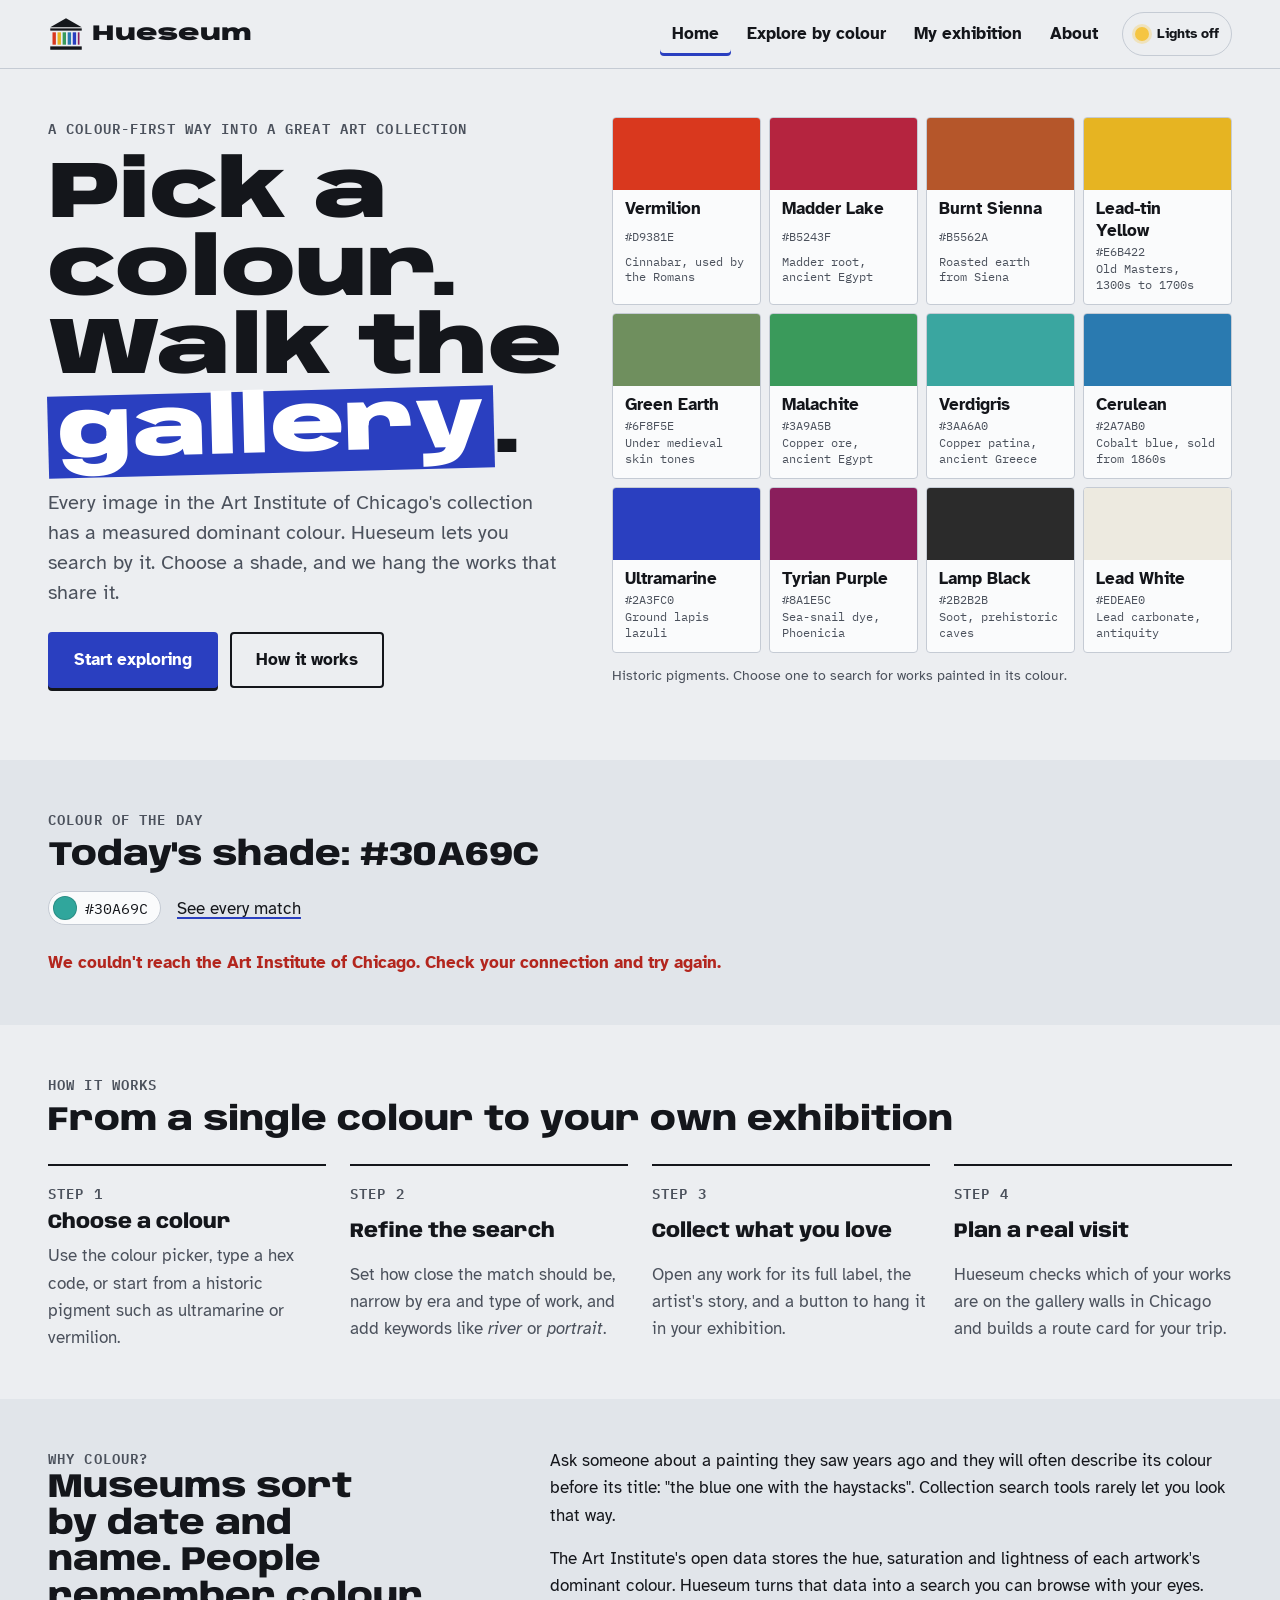
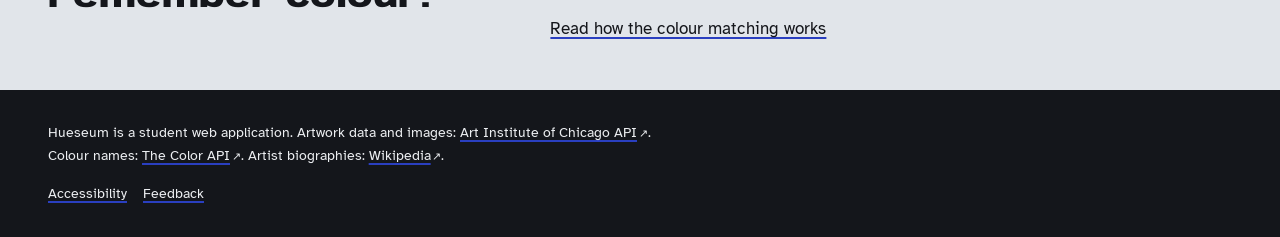
<file: index.html>
<!DOCTYPE html>
<html lang="en-GB">
<head>
  <meta charset="utf-8">
  <meta name="viewport" content="width=device-width, initial-scale=1">
  <title>Hueseum | Find art by colour</title>
  <meta name="description" content="Hueseum lets you search the Art Institute of Chicago's collection by colour. Pick a colour, find paintings that share it, and curate your own exhibition.">
  <link rel="icon" href="images/favicon.svg" type="image/svg+xml">
  <link rel="preconnect" href="https://fonts.googleapis.com">
  <link rel="preconnect" href="https://fonts.gstatic.com" crossorigin>
  <link rel="stylesheet" href="https://fonts.googleapis.com/css2?family=Anybody:wdth,wght@50..150,500..900&family=Atkinson+Hyperlegible:ital,wght@0,400;0,700;1,400&family=IBM+Plex+Mono:wght@400;600&display=swap">
  <link rel="stylesheet" href="css/styles.css">
  <script src="js/common.js" defer></script>
  <script src="js/api.js" defer></script>
  <script src="js/home.js" defer></script>
</head>
<body id="page-home">
  <a class="skip-link" href="#main">Skip to main content</a>

  <header class="site-header">
    <div class="site-header__inner">
      <a class="brand" href="index.html" aria-label="Hueseum home">
        <svg class="brand__mark" viewBox="0 0 64 64" aria-hidden="true" focusable="false">
          <path d="M32 4 L60 20 H4 Z" fill="currentColor"/>
          <rect x="4" y="22" width="56" height="4" fill="currentColor"/>
          <rect x="8" y="29" width="6" height="22" fill="#D9381E"/>
          <rect x="17" y="29" width="6" height="22" fill="#E6B422"/>
          <rect x="26" y="29" width="6" height="22" fill="#3A9A5B"/>
          <rect x="35" y="29" width="6" height="22" fill="#2A7AB0"/>
          <rect x="44" y="29" width="6" height="22" fill="#2A3FC0"/>
          <rect x="53" y="29" width="3" height="22" fill="#8A1E5C"/>
          <rect x="4" y="54" width="56" height="6" fill="currentColor"/>
        </svg>
        <span class="brand__word">Hueseum</span>
      </a>

      <button class="menu-toggle" type="button" aria-expanded="false" aria-controls="site-nav">
        <span class="menu-toggle__bars" aria-hidden="true"></span>
        <span class="menu-toggle__label">Menu</span>
      </button>

      <nav class="site-nav" id="site-nav" aria-label="Main">
        <ul class="site-nav__list">
          <li><a href="index.html" aria-current="page">Home</a></li>
          <li><a href="explore.html">Explore by colour</a></li>
          <li><a href="exhibition.html">My exhibition <span class="count-badge" data-exhibition-count>0</span></a></li>
          <li><a href="about.html">About</a></li>
        </ul>
        <button class="lights-toggle" type="button" aria-pressed="false" data-lights-toggle>
          <span class="lights-toggle__dot" aria-hidden="true"></span>
          <span data-lights-label>Lights off</span>
        </button>
      </nav>
    </div>
  </header>

  <main id="main" tabindex="-1">

    <section class="hero" aria-labelledby="hero-title">
      <div class="wrap hero__grid">
        <div class="hero__text">
          <p class="eyebrow">A colour-first way into a great art collection</p>
          <h1 id="hero-title" class="hero__title">Pick a colour.<br>Walk the <span class="hero__accent">gallery</span>.</h1>
          <p class="lede">Every image in the Art Institute of Chicago's collection has a measured dominant colour. Hueseum lets you search by it. Choose a shade, and we hang the works that share it.</p>
          <p class="hero__actions">
            <a class="button button--primary" href="explore.html">Start exploring</a>
            <a class="button button--ghost" href="#how">How it works</a>
          </p>
        </div>

        <figure class="hero__figure" aria-labelledby="pigment-caption">
          <ul class="pigment-grid" id="pigment-grid">
            <!-- Filled by home.js from the shared pigment list, so the chips match the presets on the Explore page -->
          </ul>
          <figcaption id="pigment-caption" class="caption">Historic pigments. Choose one to search for works painted in its colour.</figcaption>
        </figure>
      </div>
    </section>

    <section class="band band--plinth" aria-labelledby="daily-title">
      <div class="wrap">
        <header class="section-head">
          <p class="eyebrow">Colour of the day</p>
          <h2 id="daily-title">Today's shade: <span data-daily-name>Mixing&hellip;</span></h2>
          <p class="section-head__meta">
            <span class="chip" data-daily-chip><span class="chip__swatch" data-daily-swatch></span><code data-daily-hex>#------</code></span>
            <a href="explore.html" data-daily-link>See every match</a>
          </p>
        </header>

        <div class="daily-grid" data-daily-grid aria-live="polite" aria-busy="true">
          <div class="art-card art-card--skeleton" aria-hidden="true"></div>
          <div class="art-card art-card--skeleton" aria-hidden="true"></div>
          <div class="art-card art-card--skeleton" aria-hidden="true"></div>
          <div class="art-card art-card--skeleton" aria-hidden="true"></div>
        </div>
        <p class="status" data-daily-status role="status"></p>
      </div>
    </section>

    <section class="band" id="how" aria-labelledby="how-title">
      <div class="wrap">
        <header class="section-head">
          <p class="eyebrow">How it works</p>
          <h2 id="how-title">From a single colour to your own exhibition</h2>
        </header>
        <ol class="steps">
          <li class="steps__item">
            <h3>Choose a colour</h3>
            <p>Use the colour picker, type a hex code, or start from a historic pigment such as ultramarine or vermilion.</p>
          </li>
          <li class="steps__item">
            <h3>Refine the search</h3>
            <p>Set how close the match should be, narrow by era and type of work, and add keywords like <em>river</em> or <em>portrait</em>.</p>
          </li>
          <li class="steps__item">
            <h3>Collect what you love</h3>
            <p>Open any work for its full label, the artist's story, and a button to hang it in your exhibition.</p>
          </li>
          <li class="steps__item">
            <h3>Plan a real visit</h3>
            <p>Hueseum checks which of your works are on the gallery walls in Chicago and builds a route card for your trip.</p>
          </li>
        </ol>
      </div>
    </section>

    <section class="band band--plinth" aria-labelledby="why-title">
      <div class="wrap split">
        <div>
          <p class="eyebrow">Why colour?</p>
          <h2 id="why-title">Museums sort by date and name. People remember colour.</h2>
        </div>
        <div class="prose">
          <p>Ask someone about a painting they saw years ago and they will often describe its colour before its title: "the blue one with the haystacks". Collection search tools rarely let you look that way.</p>
          <p>The Art Institute's open data stores the hue, saturation and lightness of each artwork's dominant colour. Hueseum turns that data into a search you can browse with your eyes.</p>
          <p><a href="about.html#how-matching-works">Read how the colour matching works</a></p>
        </div>
      </div>
    </section>

  </main>

  <footer class="site-footer">
    <div class="wrap site-footer__inner">
      <p>Hueseum is a student web application. Artwork data and images: <a href="https://www.artic.edu/open-access/public-api">Art Institute of Chicago API</a>. Colour names: <a href="https://www.thecolorapi.com/">The Color API</a>. Artist biographies: <a href="https://en.wikipedia.org/">Wikipedia</a>.</p>
      <ul class="site-footer__links">
        <li><a href="about.html#accessibility">Accessibility</a></li>
        <li><a href="about.html#feedback">Feedback</a></li>
      </ul>
    </div>
  </footer>
</body>
</html>
</file>
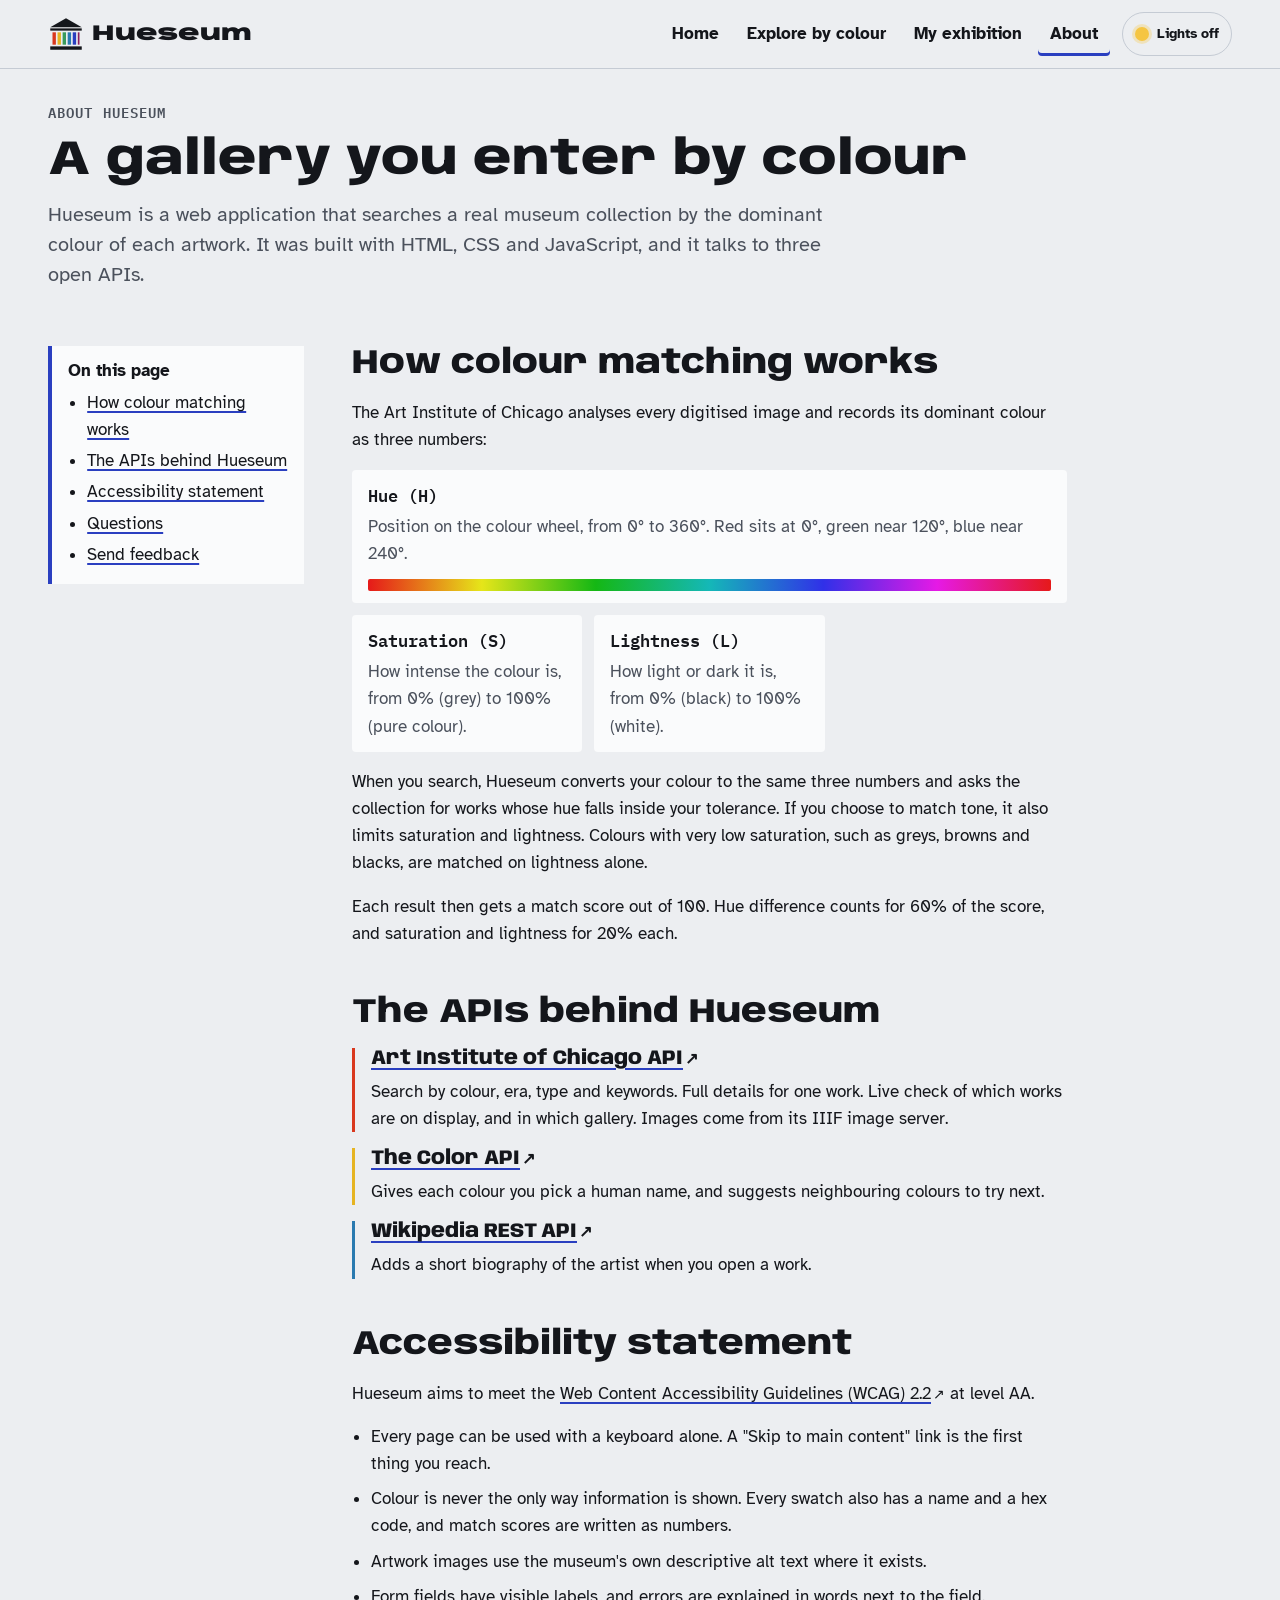
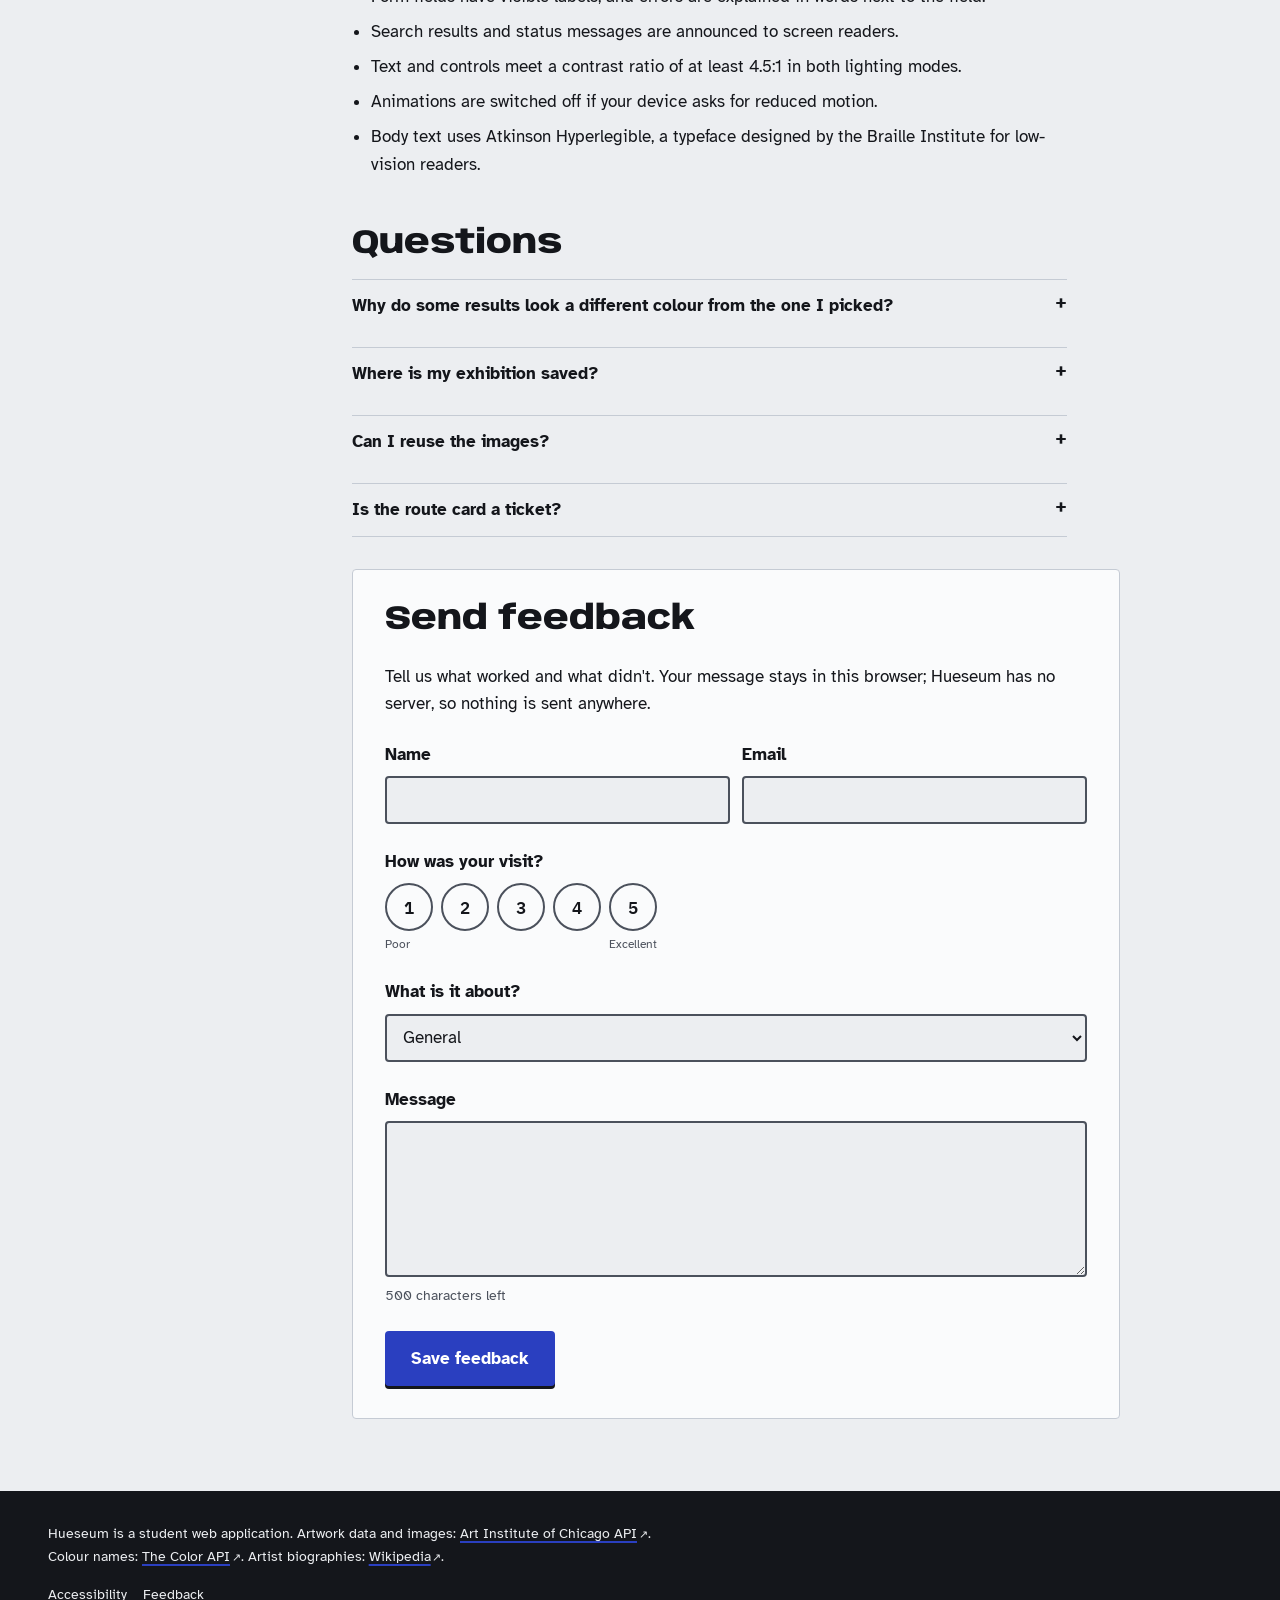
<file: about.html>
<!DOCTYPE html>
<html lang="en-GB">
<head>
  <meta charset="utf-8">
  <meta name="viewport" content="width=device-width, initial-scale=1">
  <title>About | Hueseum</title>
  <meta name="description" content="How Hueseum matches colours, the open APIs it uses, and its accessibility statement.">
  <link rel="icon" href="images/favicon.svg" type="image/svg+xml">
  <link rel="preconnect" href="https://fonts.googleapis.com">
  <link rel="preconnect" href="https://fonts.gstatic.com" crossorigin>
  <link rel="stylesheet" href="https://fonts.googleapis.com/css2?family=Anybody:wdth,wght@50..150,500..900&family=Atkinson+Hyperlegible:ital,wght@0,400;0,700;1,400&family=IBM+Plex+Mono:wght@400;600&display=swap">
  <link rel="stylesheet" href="css/styles.css">
  <script src="js/common.js" defer></script>
  <script src="js/about.js" defer></script>
</head>
<body id="page-about">
  <a class="skip-link" href="#main">Skip to main content</a>

  <header class="site-header">
    <div class="site-header__inner">
      <a class="brand" href="index.html" aria-label="Hueseum home">
        <svg class="brand__mark" viewBox="0 0 64 64" aria-hidden="true" focusable="false">
          <path d="M32 4 L60 20 H4 Z" fill="currentColor"/>
          <rect x="4" y="22" width="56" height="4" fill="currentColor"/>
          <rect x="8" y="29" width="6" height="22" fill="#D9381E"/>
          <rect x="17" y="29" width="6" height="22" fill="#E6B422"/>
          <rect x="26" y="29" width="6" height="22" fill="#3A9A5B"/>
          <rect x="35" y="29" width="6" height="22" fill="#2A7AB0"/>
          <rect x="44" y="29" width="6" height="22" fill="#2A3FC0"/>
          <rect x="53" y="29" width="3" height="22" fill="#8A1E5C"/>
          <rect x="4" y="54" width="56" height="6" fill="currentColor"/>
        </svg>
        <span class="brand__word">Hueseum</span>
      </a>

      <button class="menu-toggle" type="button" aria-expanded="false" aria-controls="site-nav">
        <span class="menu-toggle__bars" aria-hidden="true"></span>
        <span class="menu-toggle__label">Menu</span>
      </button>

      <nav class="site-nav" id="site-nav" aria-label="Main">
        <ul class="site-nav__list">
          <li><a href="index.html">Home</a></li>
          <li><a href="explore.html">Explore by colour</a></li>
          <li><a href="exhibition.html">My exhibition <span class="count-badge" data-exhibition-count>0</span></a></li>
          <li><a href="about.html" aria-current="page">About</a></li>
        </ul>
        <button class="lights-toggle" type="button" aria-pressed="false" data-lights-toggle>
          <span class="lights-toggle__dot" aria-hidden="true"></span>
          <span data-lights-label>Lights off</span>
        </button>
      </nav>
    </div>
  </header>

  <main id="main" tabindex="-1">
    <div class="wrap about">
      <header class="page-head">
        <p class="eyebrow">About Hueseum</p>
        <h1>A gallery you enter by colour</h1>
        <p class="lede">Hueseum is a web application that searches a real museum collection by the dominant colour of each artwork. It was built with HTML, CSS and JavaScript, and it talks to three open APIs.</p>
      </header>

      <nav class="toc" aria-labelledby="toc-title">
        <h2 id="toc-title" class="toc__title">On this page</h2>
        <ul>
          <li><a href="#how-matching-works">How colour matching works</a></li>
          <li><a href="#apis">The APIs behind Hueseum</a></li>
          <li><a href="#accessibility">Accessibility statement</a></li>
          <li><a href="#faq">Questions</a></li>
          <li><a href="#feedback">Send feedback</a></li>
        </ul>
      </nav>

      <article class="prose about__article">
        <section id="how-matching-works" aria-labelledby="matching-title">
          <h2 id="matching-title">How colour matching works</h2>
          <p>The Art Institute of Chicago analyses every digitised image and records its dominant colour as three numbers:</p>
          <dl class="hsl-key">
            <div><dt>Hue (H)</dt><dd>Position on the colour wheel, from 0&deg; to 360&deg;. Red sits at 0&deg;, green near 120&deg;, blue near 240&deg;.</dd></div>
            <div><dt>Saturation (S)</dt><dd>How intense the colour is, from 0% (grey) to 100% (pure colour).</dd></div>
            <div><dt>Lightness (L)</dt><dd>How light or dark it is, from 0% (black) to 100% (white).</dd></div>
          </dl>
          <p>When you search, Hueseum converts your colour to the same three numbers and asks the collection for works whose hue falls inside your tolerance. If you choose to match tone, it also limits saturation and lightness. Colours with very low saturation, such as greys, browns and blacks, are matched on lightness alone.</p>
          <p>Each result then gets a match score out of 100. Hue difference counts for 60% of the score, and saturation and lightness for 20% each.</p>
        </section>

        <section id="apis" aria-labelledby="apis-title">
          <h2 id="apis-title">The APIs behind Hueseum</h2>
          <ul class="api-list">
            <li>
              <h3><a href="https://api.artic.edu/docs/">Art Institute of Chicago API</a></h3>
              <p>Search by colour, era, type and keywords. Full details for one work. Live check of which works are on display, and in which gallery. Images come from its IIIF image server.</p>
            </li>
            <li>
              <h3><a href="https://www.thecolorapi.com/docs">The Color API</a></h3>
              <p>Gives each colour you pick a human name, and suggests neighbouring colours to try next.</p>
            </li>
            <li>
              <h3><a href="https://en.wikipedia.org/api/rest_v1/">Wikipedia REST API</a></h3>
              <p>Adds a short biography of the artist when you open a work.</p>
            </li>
          </ul>
        </section>

        <section id="accessibility" aria-labelledby="a11y-title">
          <h2 id="a11y-title">Accessibility statement</h2>
          <p>Hueseum aims to meet the <a href="https://www.w3.org/TR/WCAG22/">Web Content Accessibility Guidelines (WCAG) 2.2</a> at level AA.</p>
          <ul>
            <li>Every page can be used with a keyboard alone. A "Skip to main content" link is the first thing you reach.</li>
            <li>Colour is never the only way information is shown. Every swatch also has a name and a hex code, and match scores are written as numbers.</li>
            <li>Artwork images use the museum's own descriptive alt text where it exists.</li>
            <li>Form fields have visible labels, and errors are explained in words next to the field.</li>
            <li>Search results and status messages are announced to screen readers.</li>
            <li>Text and controls meet a contrast ratio of at least 4.5:1 in both lighting modes.</li>
            <li>Animations are switched off if your device asks for reduced motion.</li>
            <li>Body text uses Atkinson Hyperlegible, a typeface designed by the Braille Institute for low-vision readers.</li>
          </ul>
        </section>

        <section id="faq" aria-labelledby="faq-title">
          <h2 id="faq-title">Questions</h2>
          <details>
            <summary>Why do some results look a different colour from the one I picked?</summary>
            <p>The museum measures the single most common colour in an image. A painting can be mostly blue sky with a small red boat, and it will be listed as blue. Raise the tolerance or turn off "Match tone" for broader results.</p>
          </details>
          <details>
            <summary>Where is my exhibition saved?</summary>
            <p>In your browser's local storage, on this device only. Nothing is sent to a server. Clearing your browser data removes it.</p>
          </details>
          <details>
            <summary>Can I reuse the images?</summary>
            <p>Works marked "Public domain" are released by the Art Institute of Chicago under a CC0 licence. Others are shown for study only. Tick "Public domain works only" on the Explore page to see reusable works.</p>
          </details>
          <details>
            <summary>Is the route card a ticket?</summary>
            <p>No. It is a planning aid. Check opening times and buy admission on the <a href="https://www.artic.edu/visit">Art Institute of Chicago website</a>.</p>
          </details>
        </section>
      </article>

      <section class="panel feedback" id="feedback" aria-labelledby="feedback-title">
        <h2 id="feedback-title">Send feedback</h2>
        <p>Tell us what worked and what didn't. Your message stays in this browser; Hueseum has no server, so nothing is sent anywhere.</p>
        <form id="feedback-form" class="stack-form" novalidate>
          <div class="field-pair">
            <div class="field">
              <label for="fb-name">Name</label>
              <input type="text" id="fb-name" name="name" required maxlength="50" autocomplete="name" aria-describedby="fb-name-error">
              <p class="error" id="fb-name-error" data-error-for="fb-name"></p>
            </div>
            <div class="field">
              <label for="fb-email">Email</label>
              <input type="email" id="fb-email" name="email" required maxlength="80" autocomplete="email" aria-describedby="fb-email-error">
              <p class="error" id="fb-email-error" data-error-for="fb-email"></p>
            </div>
          </div>

          <fieldset class="rating">
            <legend>How was your visit?</legend>
            <div class="rating__list">
              <label class="rating__item"><input type="radio" name="rating" value="1" required><span>1</span><span class="visually-hidden"> out of 5, poor</span></label>
              <label class="rating__item"><input type="radio" name="rating" value="2"><span>2</span><span class="visually-hidden"> out of 5</span></label>
              <label class="rating__item"><input type="radio" name="rating" value="3"><span>3</span><span class="visually-hidden"> out of 5</span></label>
              <label class="rating__item"><input type="radio" name="rating" value="4"><span>4</span><span class="visually-hidden"> out of 5</span></label>
              <label class="rating__item"><input type="radio" name="rating" value="5"><span>5</span><span class="visually-hidden"> out of 5, excellent</span></label>
            </div>
            <p class="rating__ends" aria-hidden="true"><span>Poor</span><span>Excellent</span></p>
            <p class="error" data-error-for="rating" id="rating-error"></p>
          </fieldset>

          <div class="field">
            <label for="fb-topic">What is it about?</label>
            <select id="fb-topic" name="topic">
              <option>General</option>
              <option>Colour matching</option>
              <option>Accessibility</option>
              <option>Something is broken</option>
            </select>
          </div>

          <div class="field">
            <label for="fb-message">Message</label>
            <textarea id="fb-message" name="message" rows="5" required minlength="10" maxlength="500" aria-describedby="fb-message-count fb-message-error"></textarea>
            <p class="hint counter" id="fb-message-count" aria-live="polite">500 characters left</p>
            <p class="error" id="fb-message-error" data-error-for="fb-message"></p>
          </div>

          <div class="form-actions">
            <button class="button button--primary" type="submit">Save feedback</button>
          </div>
          <p class="status status--success" id="feedback-status" role="status" tabindex="-1"></p>
        </form>
      </section>
    </div>
  </main>

  <footer class="site-footer">
    <div class="wrap site-footer__inner">
      <p>Hueseum is a student web application. Artwork data and images: <a href="https://www.artic.edu/open-access/public-api">Art Institute of Chicago API</a>. Colour names: <a href="https://www.thecolorapi.com/">The Color API</a>. Artist biographies: <a href="https://en.wikipedia.org/">Wikipedia</a>.</p>
      <ul class="site-footer__links">
        <li><a href="about.html#accessibility">Accessibility</a></li>
        <li><a href="about.html#feedback">Feedback</a></li>
      </ul>
    </div>
  </footer>
</body>
</html>
</file>
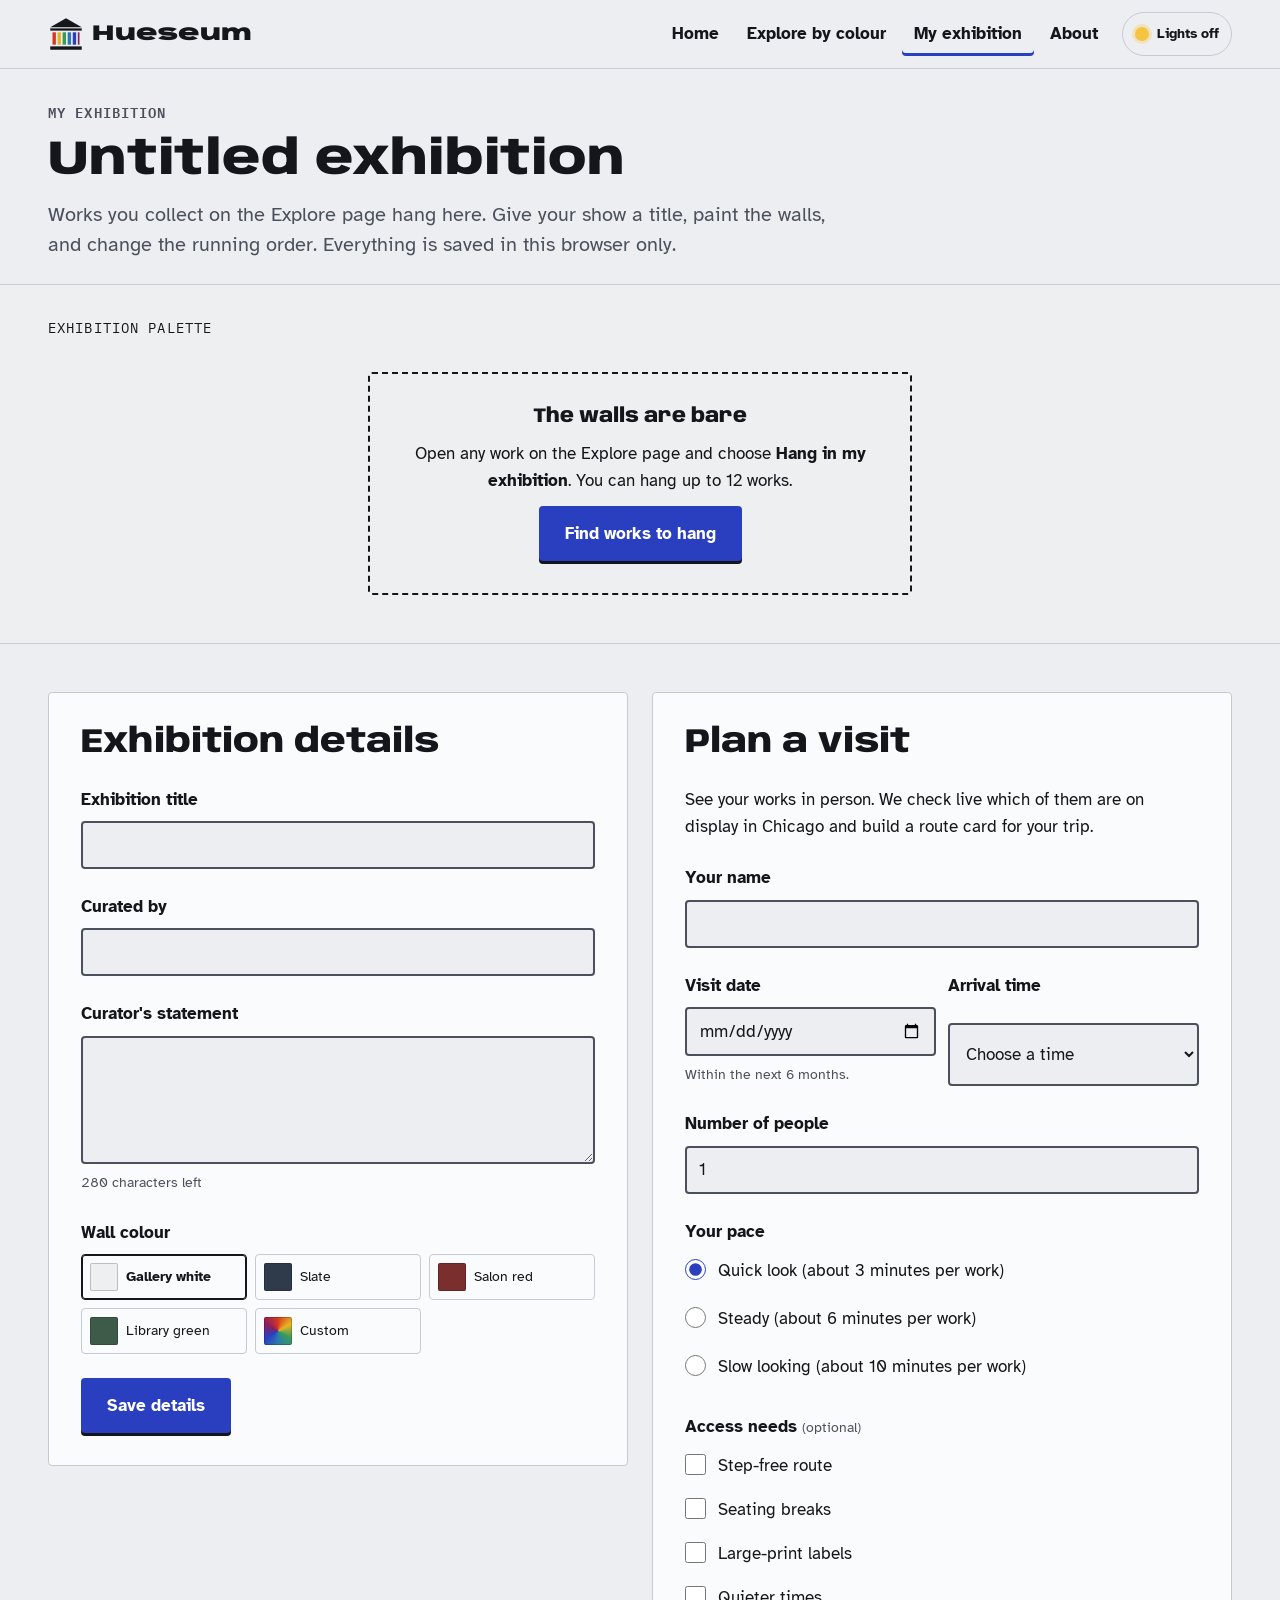
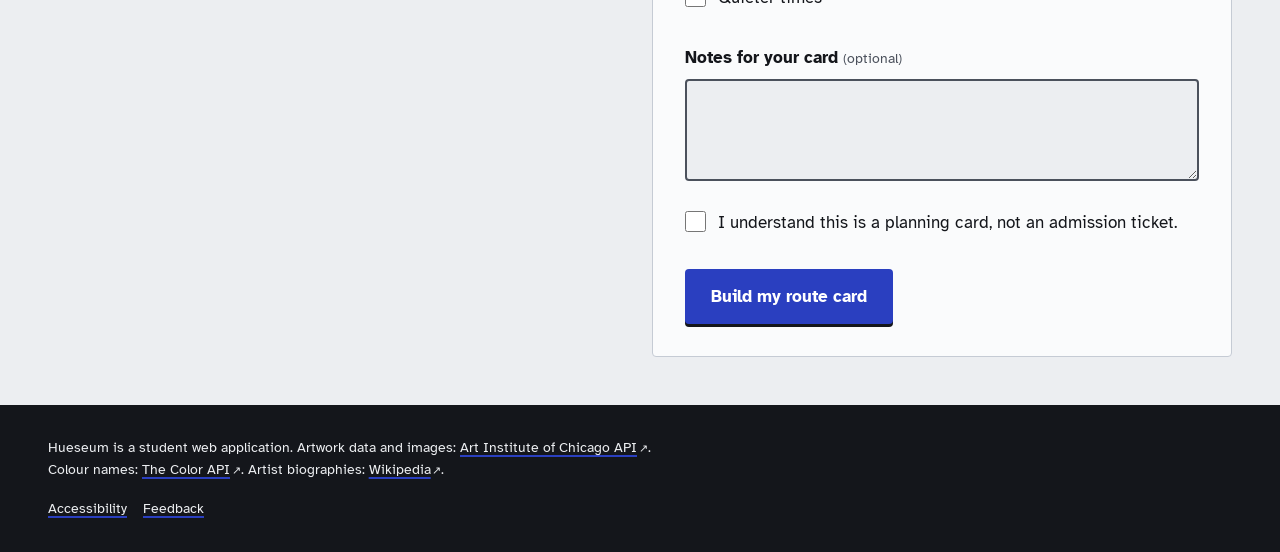
<file: exhibition.html>
<!DOCTYPE html>
<html lang="en-GB">
<head>
  <meta charset="utf-8">
  <meta name="viewport" content="width=device-width, initial-scale=1">
  <title>My exhibition | Hueseum</title>
  <meta name="description" content="Curate the works you collected on Hueseum, paint the gallery walls, and plan a visit to see them in person.">
  <link rel="icon" href="images/favicon.svg" type="image/svg+xml">
  <link rel="preconnect" href="https://fonts.googleapis.com">
  <link rel="preconnect" href="https://fonts.gstatic.com" crossorigin>
  <link rel="stylesheet" href="https://fonts.googleapis.com/css2?family=Anybody:wdth,wght@50..150,500..900&family=Atkinson+Hyperlegible:ital,wght@0,400;0,700;1,400&family=IBM+Plex+Mono:wght@400;600&display=swap">
  <link rel="stylesheet" href="css/styles.css">
  <script src="js/common.js" defer></script>
  <script src="js/api.js" defer></script>
  <script src="js/exhibition.js" defer></script>
</head>
<body id="page-exhibition">
  <a class="skip-link" href="#main">Skip to main content</a>

  <header class="site-header">
    <div class="site-header__inner">
      <a class="brand" href="index.html" aria-label="Hueseum home">
        <svg class="brand__mark" viewBox="0 0 64 64" aria-hidden="true" focusable="false">
          <path d="M32 4 L60 20 H4 Z" fill="currentColor"/>
          <rect x="4" y="22" width="56" height="4" fill="currentColor"/>
          <rect x="8" y="29" width="6" height="22" fill="#D9381E"/>
          <rect x="17" y="29" width="6" height="22" fill="#E6B422"/>
          <rect x="26" y="29" width="6" height="22" fill="#3A9A5B"/>
          <rect x="35" y="29" width="6" height="22" fill="#2A7AB0"/>
          <rect x="44" y="29" width="6" height="22" fill="#2A3FC0"/>
          <rect x="53" y="29" width="3" height="22" fill="#8A1E5C"/>
          <rect x="4" y="54" width="56" height="6" fill="currentColor"/>
        </svg>
        <span class="brand__word">Hueseum</span>
      </a>

      <button class="menu-toggle" type="button" aria-expanded="false" aria-controls="site-nav">
        <span class="menu-toggle__bars" aria-hidden="true"></span>
        <span class="menu-toggle__label">Menu</span>
      </button>

      <nav class="site-nav" id="site-nav" aria-label="Main">
        <ul class="site-nav__list">
          <li><a href="index.html">Home</a></li>
          <li><a href="explore.html">Explore by colour</a></li>
          <li><a href="exhibition.html" aria-current="page">My exhibition <span class="count-badge" data-exhibition-count>0</span></a></li>
          <li><a href="about.html">About</a></li>
        </ul>
        <button class="lights-toggle" type="button" aria-pressed="false" data-lights-toggle>
          <span class="lights-toggle__dot" aria-hidden="true"></span>
          <span data-lights-label>Lights off</span>
        </button>
      </nav>
    </div>
  </header>

  <main id="main" tabindex="-1">
    <div class="wrap">
      <header class="page-head">
        <p class="eyebrow">My exhibition</p>
        <h1 data-show-title>Untitled exhibition</h1>
        <p class="lede">Works you collect on the Explore page hang here. Give your show a title, paint the walls, and change the running order. Everything is saved in this browser only.</p>
      </header>
    </div>

    <section class="gallery-room" id="gallery-room" aria-labelledby="room-title">
      <div class="wrap">
        <div class="gallery-room__head">
          <h2 id="room-title" class="visually-hidden">Hung works</h2>
          <p class="palette-label" id="palette-label">Exhibition palette</p>
          <ol class="palette-strip" id="palette-strip" aria-labelledby="palette-label"></ol>
        </div>
        <ol class="hung-works" id="hung-works" aria-live="polite"></ol>
        <div class="empty-state" id="empty-state" hidden>
          <h3>The walls are bare</h3>
          <p>Open any work on the Explore page and choose <strong>Hang in my exhibition</strong>. You can hang up to 12 works.</p>
          <p><a class="button button--primary" href="explore.html">Find works to hang</a></p>
        </div>
      </div>
    </section>

    <div class="wrap two-col">
      <section class="panel" aria-labelledby="details-title">
        <h2 id="details-title">Exhibition details</h2>
        <form id="details-form" class="stack-form" novalidate>
          <div class="field">
            <label for="show-title">Exhibition title</label>
            <input type="text" id="show-title" name="title" maxlength="60" required aria-describedby="show-title-error" autocomplete="off">
            <p class="error" id="show-title-error" data-error-for="show-title"></p>
          </div>
          <div class="field">
            <label for="curator">Curated by</label>
            <input type="text" id="curator" name="curator" maxlength="40" autocomplete="name">
          </div>
          <div class="field">
            <label for="statement">Curator's statement</label>
            <textarea id="statement" name="statement" rows="4" maxlength="280" aria-describedby="statement-count"></textarea>
            <p class="hint counter" id="statement-count" aria-live="polite">280 characters left</p>
          </div>
          <fieldset class="wall-paint">
            <legend>Wall colour</legend>
            <div class="wall-paint__list" id="wall-presets">
              <label class="wall-chip"><input type="radio" name="wall" value="#EDEFF1" checked><span class="wall-chip__swatch"></span><span>Gallery white</span></label>
              <label class="wall-chip"><input type="radio" name="wall" value="#2F3A4A"><span class="wall-chip__swatch"></span><span>Slate</span></label>
              <label class="wall-chip"><input type="radio" name="wall" value="#7A2E2E"><span class="wall-chip__swatch"></span><span>Salon red</span></label>
              <label class="wall-chip"><input type="radio" name="wall" value="#3E5B4A"><span class="wall-chip__swatch"></span><span>Library green</span></label>
              <label class="wall-chip"><input type="radio" name="wall" value="custom"><span class="wall-chip__swatch wall-chip__swatch--custom"></span><span>Custom</span></label>
            </div>
            <div class="field" id="custom-wall-field" hidden>
              <label for="custom-wall">Custom wall colour</label>
              <input type="color" id="custom-wall" name="customWall" value="#C8B89A">
            </div>
          </fieldset>
          <div class="form-actions">
            <button class="button button--primary" type="submit">Save details</button>
            <p class="status" id="details-status" role="status"></p>
          </div>
        </form>
      </section>

      <section class="panel" aria-labelledby="visit-title">
        <h2 id="visit-title">Plan a visit</h2>
        <p>See your works in person. We check live which of them are on display in Chicago and build a route card for your trip.</p>
        <form id="visit-form" class="stack-form" novalidate>
          <div class="error-summary" id="visit-errors" tabindex="-1" hidden>
            <h3>Please fix these before we build your card:</h3>
            <ul></ul>
          </div>

          <div class="field">
            <label for="visitor-name">Your name</label>
            <input type="text" id="visitor-name" name="name" required minlength="2" maxlength="50" autocomplete="name" aria-describedby="visitor-name-error">
            <p class="error" id="visitor-name-error" data-error-for="visitor-name"></p>
          </div>

          <div class="field-pair">
            <div class="field">
              <label for="visit-date">Visit date</label>
              <input type="date" id="visit-date" name="date" required aria-describedby="visit-date-hint visit-date-error">
              <p class="hint" id="visit-date-hint">Within the next 6 months.</p>
              <p class="error" id="visit-date-error" data-error-for="visit-date"></p>
            </div>
            <div class="field">
              <label for="arrival">Arrival time</label>
              <select id="arrival" name="arrival" required aria-describedby="arrival-error">
                <option value="">Choose a time</option>
                <option value="11:00">11:00</option>
                <option value="12:00">12:00</option>
                <option value="13:00">13:00</option>
                <option value="14:00">14:00</option>
                <option value="15:00">15:00</option>
              </select>
              <p class="error" id="arrival-error" data-error-for="arrival"></p>
            </div>
          </div>

          <div class="field">
            <label for="group-size">Number of people</label>
            <input type="number" id="group-size" name="group" min="1" max="12" value="1" required aria-describedby="group-size-error">
            <p class="error" id="group-size-error" data-error-for="group-size"></p>
          </div>

          <fieldset class="radios">
            <legend>Your pace</legend>
            <label class="radio"><input type="radio" name="pace" value="3" checked> Quick look (about 3 minutes per work)</label>
            <label class="radio"><input type="radio" name="pace" value="6"> Steady (about 6 minutes per work)</label>
            <label class="radio"><input type="radio" name="pace" value="10"> Slow looking (about 10 minutes per work)</label>
          </fieldset>

          <fieldset class="checks">
            <legend>Access needs <span class="optional">(optional)</span></legend>
            <div class="checks__list">
              <label class="check"><input type="checkbox" name="access" value="Step-free route"> Step-free route</label>
              <label class="check"><input type="checkbox" name="access" value="Seating breaks"> Seating breaks</label>
              <label class="check"><input type="checkbox" name="access" value="Large-print labels"> Large-print labels</label>
              <label class="check"><input type="checkbox" name="access" value="Quieter times"> Quieter times</label>
            </div>
          </fieldset>

          <div class="field">
            <label for="visit-notes">Notes for your card <span class="optional">(optional)</span></label>
            <textarea id="visit-notes" name="notes" rows="3" maxlength="200"></textarea>
          </div>

          <div class="field">
            <label class="check">
              <input type="checkbox" id="visit-confirm" name="confirm" required aria-describedby="visit-confirm-error">
              I understand this is a planning card, not an admission ticket.
            </label>
            <p class="error" id="visit-confirm-error" data-error-for="visit-confirm"></p>
          </div>

          <div class="form-actions">
            <button class="button button--primary" type="submit">Build my route card</button>
          </div>
        </form>
      </section>
    </div>

    <section class="wrap route-card-wrap" id="route-card-wrap" aria-labelledby="route-card-title" hidden>
      <h2 id="route-card-title">Your route card</h2>
      <article class="route-card" id="route-card" tabindex="-1"></article>
    </section>
  </main>

  <footer class="site-footer">
    <div class="wrap site-footer__inner">
      <p>Hueseum is a student web application. Artwork data and images: <a href="https://www.artic.edu/open-access/public-api">Art Institute of Chicago API</a>. Colour names: <a href="https://www.thecolorapi.com/">The Color API</a>. Artist biographies: <a href="https://en.wikipedia.org/">Wikipedia</a>.</p>
      <ul class="site-footer__links">
        <li><a href="about.html#accessibility">Accessibility</a></li>
        <li><a href="about.html#feedback">Feedback</a></li>
      </ul>
    </div>
  </footer>
</body>
</html>
</file>
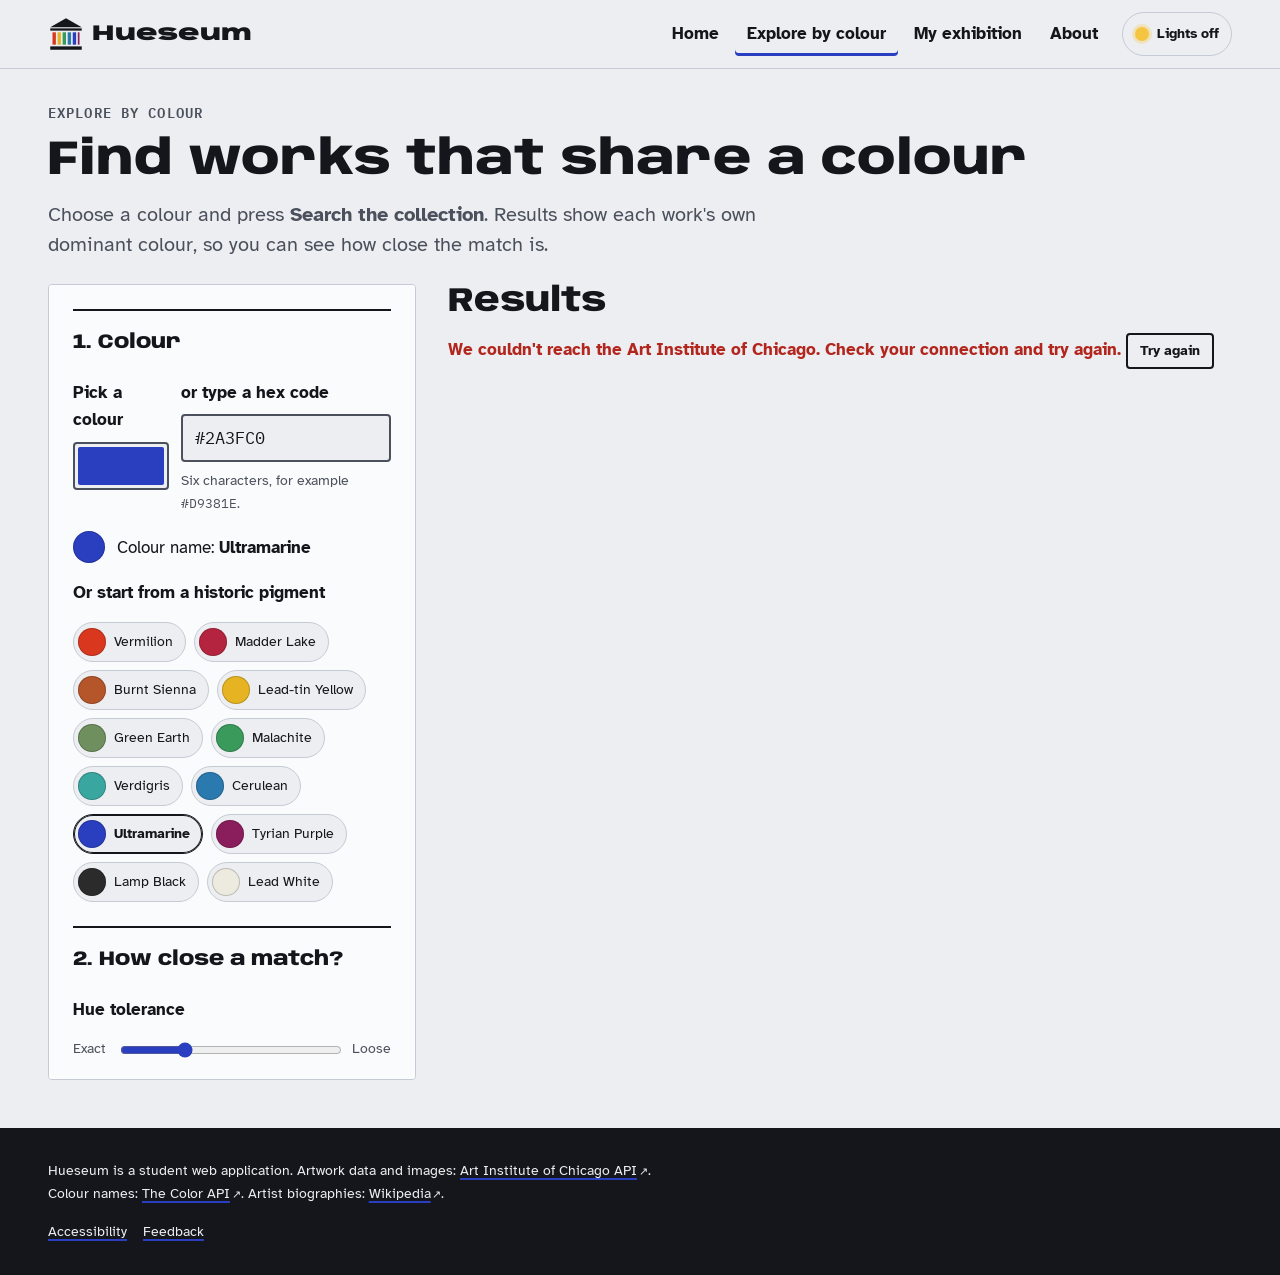
<file: explore.html>
<!DOCTYPE html>
<html lang="en-GB">
<head>
  <meta charset="utf-8">
  <meta name="viewport" content="width=device-width, initial-scale=1">
  <title>Explore by colour | Hueseum</title>
  <meta name="description" content="Search the Art Institute of Chicago's collection by dominant colour, era and type of work.">
  <link rel="icon" href="images/favicon.svg" type="image/svg+xml">
  <link rel="preconnect" href="https://fonts.googleapis.com">
  <link rel="preconnect" href="https://fonts.gstatic.com" crossorigin>
  <link rel="stylesheet" href="https://fonts.googleapis.com/css2?family=Anybody:wdth,wght@50..150,500..900&family=Atkinson+Hyperlegible:ital,wght@0,400;0,700;1,400&family=IBM+Plex+Mono:wght@400;600&display=swap">
  <link rel="stylesheet" href="css/styles.css">
  <script src="js/common.js" defer></script>
  <script src="js/api.js" defer></script>
  <script src="js/explore.js" defer></script>
</head>
<body id="page-explore">
  <a class="skip-link" href="#main">Skip to main content</a>

  <header class="site-header">
    <div class="site-header__inner">
      <a class="brand" href="index.html" aria-label="Hueseum home">
        <svg class="brand__mark" viewBox="0 0 64 64" aria-hidden="true" focusable="false">
          <path d="M32 4 L60 20 H4 Z" fill="currentColor"/>
          <rect x="4" y="22" width="56" height="4" fill="currentColor"/>
          <rect x="8" y="29" width="6" height="22" fill="#D9381E"/>
          <rect x="17" y="29" width="6" height="22" fill="#E6B422"/>
          <rect x="26" y="29" width="6" height="22" fill="#3A9A5B"/>
          <rect x="35" y="29" width="6" height="22" fill="#2A7AB0"/>
          <rect x="44" y="29" width="6" height="22" fill="#2A3FC0"/>
          <rect x="53" y="29" width="3" height="22" fill="#8A1E5C"/>
          <rect x="4" y="54" width="56" height="6" fill="currentColor"/>
        </svg>
        <span class="brand__word">Hueseum</span>
      </a>

      <button class="menu-toggle" type="button" aria-expanded="false" aria-controls="site-nav">
        <span class="menu-toggle__bars" aria-hidden="true"></span>
        <span class="menu-toggle__label">Menu</span>
      </button>

      <nav class="site-nav" id="site-nav" aria-label="Main">
        <ul class="site-nav__list">
          <li><a href="index.html">Home</a></li>
          <li><a href="explore.html" aria-current="page">Explore by colour</a></li>
          <li><a href="exhibition.html">My exhibition <span class="count-badge" data-exhibition-count>0</span></a></li>
          <li><a href="about.html">About</a></li>
        </ul>
        <button class="lights-toggle" type="button" aria-pressed="false" data-lights-toggle>
          <span class="lights-toggle__dot" aria-hidden="true"></span>
          <span data-lights-label>Lights off</span>
        </button>
      </nav>
    </div>
  </header>

  <main id="main" tabindex="-1">
    <div class="wrap explore">

      <header class="page-head explore__head">
        <p class="eyebrow">Explore by colour</p>
        <h1>Find works that share a colour</h1>
        <p class="lede">Choose a colour and press <strong>Search the collection</strong>. Results show each work's own dominant colour, so you can see how close the match is.</p>
      </header>

      <form class="search-form" id="search-form" novalidate aria-describedby="search-help">
        <p id="search-help" class="visually-hidden">All fields except colour are optional.</p>

        <fieldset class="field-group">
          <legend>1. Colour</legend>

          <div class="colour-row">
            <div class="field">
              <label for="colour-picker">Pick a colour</label>
              <input type="color" id="colour-picker" name="colour" value="#2a3fc0">
            </div>
            <div class="field field--grow">
              <label for="colour-hex">or type a hex code</label>
              <input type="text" id="colour-hex" name="hex" value="#2A3FC0" inputmode="text" autocomplete="off" spellcheck="false" maxlength="7" pattern="^#?[0-9A-Fa-f]{6}$" aria-describedby="colour-hex-hint colour-hex-error" required>
              <p class="hint" id="colour-hex-hint">Six characters, for example <code>#D9381E</code>.</p>
              <p class="error" id="colour-hex-error" data-error-for="colour-hex"></p>
            </div>
          </div>

          <p class="colour-name" aria-live="polite">
            <span class="colour-name__swatch" data-picked-swatch aria-hidden="true"></span>
            <span>Colour name: <strong data-picked-name>Ultramarine</strong></span>
          </p>

          <fieldset class="pigment-presets">
            <legend>Or start from a historic pigment</legend>
            <div class="pigment-presets__list" id="pigment-presets">
              <!-- Radio buttons built by explore.js from the shared pigment list -->
            </div>
          </fieldset>
        </fieldset>

        <fieldset class="field-group">
          <legend>2. How close a match?</legend>
          <div class="field">
            <label for="tolerance">Hue tolerance</label>
            <div class="range-row">
              <span aria-hidden="true">Exact</span>
              <input type="range" id="tolerance" name="tolerance" min="4" max="40" step="2" value="14" aria-describedby="tolerance-hint">
              <span aria-hidden="true">Loose</span>
              <output for="tolerance" id="tolerance-output" class="range-output">&plusmn;14&deg;</output>
            </div>
            <p class="hint" id="tolerance-hint">How many degrees around the colour wheel a work's colour can be from yours.</p>
          </div>
          <div class="field">
            <span class="field__label" id="tone-label">Also match lightness and intensity?</span>
            <div class="toggle-row" role="group" aria-labelledby="tone-label">
              <label class="switch">
                <input type="checkbox" id="match-tone" name="matchTone" checked>
                <span class="switch__track" aria-hidden="true"></span>
                <span>Match tone as well as hue</span>
              </label>
            </div>
          </div>
        </fieldset>

        <fieldset class="field-group">
          <legend>3. Narrow it down <span class="optional">(optional)</span></legend>

          <div class="field">
            <label for="keywords">Keywords</label>
            <input type="search" id="keywords" name="q" list="keyword-ideas" maxlength="60" autocomplete="off" aria-describedby="keywords-hint">
            <datalist id="keyword-ideas">
              <option value="landscape"></option>
              <option value="portrait"></option>
              <option value="sea"></option>
              <option value="flowers"></option>
              <option value="night"></option>
              <option value="city"></option>
              <option value="snow"></option>
              <option value="cat"></option>
            </datalist>
            <p class="hint" id="keywords-hint">Keywords move matching works to the top of the results.</p>
          </div>

          <div class="era-row">
            <div class="field">
              <label for="year-from">Made from (year)</label>
              <input type="number" id="year-from" name="from" min="-3000" max="2026" step="1" placeholder="e.g. 1800" aria-describedby="year-hint year-error">
            </div>
            <div class="field">
              <label for="year-to">to (year)</label>
              <input type="number" id="year-to" name="to" min="-3000" max="2026" step="1" placeholder="e.g. 1950" aria-describedby="year-hint year-error">
            </div>
            <p class="hint era-row__hint" id="year-hint">Use negative numbers for BCE. Leave blank for any date.</p>
            <p class="error era-row__hint" id="year-error" data-error-for="year-from"></p>
          </div>

          <fieldset class="checks">
            <legend>Type of work</legend>
            <div class="checks__list">
              <label class="check"><input type="checkbox" name="type" value="Painting" checked> Painting</label>
              <label class="check"><input type="checkbox" name="type" value="Print"> Print</label>
              <label class="check"><input type="checkbox" name="type" value="Drawing and Watercolor"> Drawing and watercolour</label>
              <label class="check"><input type="checkbox" name="type" value="Photograph"> Photograph</label>
              <label class="check"><input type="checkbox" name="type" value="Textile"> Textile</label>
              <label class="check"><input type="checkbox" name="type" value="Sculpture"> Sculpture</label>
            </div>
            <p class="hint">Leave all unticked to include every type.</p>
          </fieldset>

          <div class="field">
            <label class="switch">
              <input type="checkbox" id="public-domain" name="publicDomain">
              <span class="switch__track" aria-hidden="true"></span>
              <span>Public domain works only (free to reuse)</span>
            </label>
          </div>
        </fieldset>

        <fieldset class="field-group field-group--inline">
          <legend>4. Results</legend>
          <div class="field">
            <label for="per-page">Works per page</label>
            <select id="per-page" name="limit">
              <option value="12" selected>12</option>
              <option value="24">24</option>
              <option value="48">48</option>
            </select>
          </div>
          <fieldset class="radios">
            <legend>Sort by</legend>
            <label class="radio"><input type="radio" name="sort" value="match" checked> Closest colour</label>
            <label class="radio"><input type="radio" name="sort" value="relevance"> Relevance</label>
            <label class="radio"><input type="radio" name="sort" value="oldest"> Oldest first</label>
            <label class="radio"><input type="radio" name="sort" value="newest"> Newest first</label>
          </fieldset>
        </fieldset>

        <div class="form-actions">
          <button class="button button--primary" type="submit" id="search-submit">Search the collection</button>
          <button class="button button--ghost" type="reset">Reset</button>
        </div>
      </form>

      <section class="results" aria-labelledby="results-title">
        <header class="results__head">
          <h2 id="results-title">Results</h2>
          <p class="status" id="results-status" role="status" aria-live="polite">Choose a colour and search to see matching works.</p>
          <div class="neighbours" id="neighbours" hidden>
            <p class="neighbours__label" id="neighbours-label">Nearby colours to try</p>
            <ul class="neighbours__list" aria-labelledby="neighbours-label"></ul>
          </div>
        </header>
        <ul class="art-grid" id="results-grid" aria-busy="false"></ul>
        <p class="results__more">
          <button class="button button--ghost" type="button" id="load-more" hidden>Show more works</button>
        </p>
      </section>
    </div>
  </main>

  <dialog class="artwork-dialog" id="artwork-dialog" aria-labelledby="dialog-title">
    <div class="artwork-dialog__inner">
      <button class="artwork-dialog__close" type="button" data-close-dialog aria-label="Close">
        <span aria-hidden="true">&times;</span>
      </button>
      <div class="artwork-dialog__body" id="dialog-body">
        <!-- Filled by explore.js when a work is opened -->
      </div>
    </div>
  </dialog>

  <footer class="site-footer">
    <div class="wrap site-footer__inner">
      <p>Hueseum is a student web application. Artwork data and images: <a href="https://www.artic.edu/open-access/public-api">Art Institute of Chicago API</a>. Colour names: <a href="https://www.thecolorapi.com/">The Color API</a>. Artist biographies: <a href="https://en.wikipedia.org/">Wikipedia</a>.</p>
      <ul class="site-footer__links">
        <li><a href="about.html#accessibility">Accessibility</a></li>
        <li><a href="about.html#feedback">Feedback</a></li>
      </ul>
    </div>
  </footer>
</body>
</html>
</file>
<file: css/styles.css>
/* =====================================================================
   Hueseum stylesheet
   ---------------------------------------------------------------------
   Written mobile first: the base rules target small screens, and
   min-width media queries add layout for larger screens.

   Layout concept: a gallery wall. Quiet cool-grey walls, works hung in
   a grid, and every result labelled like a paint-sample chip in the
   artwork's own dominant colour. The one loud element is --pick, the
   colour the visitor chose, which re-tints buttons and highlights.

   Contents
   1. Design tokens (light, dark, "lights off")
   2. Base elements
   3. Layout helpers
   4. Header, logo and animated menu
   5. Buttons, chips, eyebrows
   6. Home page
   7. Artwork cards and grids
   8. Forms
   9. Explore page results and dialog
   10. Exhibition page
   11. About page
   12. Footer
   13. Larger screens (min-width queries)
   14. Motion and print preferences
   ===================================================================== */

/* ---------- 1. Design tokens ---------- */
:root {
  /* Colour */
  --wall: #eceef1;          /* page background: cool gallery white */
  --wall-deep: #e1e5ea;     /* alternate band */
  --plinth: #fafbfc;        /* raised surfaces: forms, panels */
  --ink: #14161b;           /* main text */
  --ink-soft: #4b515c;      /* secondary text */
  --rule: #c5cbd4;          /* borders and dividers */
  --frame: #1b1d22;         /* picture frames */
  --danger: #b3261e;
  --success: #1d6b3f;
  --pick: #2a3fc0;          /* the visitor's chosen colour (set by JS) */
  --pick-ink: #ffffff;      /* readable text on --pick (set by JS) */
  --press: #14161b;         /* the "ledge" under primary buttons */

  /* Type */
  --font-display: "Anybody", "Arial Narrow", "Helvetica Neue", Arial, sans-serif;
  --font-body: "Atkinson Hyperlegible", Verdana, Arial, sans-serif;
  --font-mono: "IBM Plex Mono", ui-monospace, "Courier New", monospace;
  --step--1: 0.875rem;
  --step-0: 1.0625rem;
  --step-1: 1.25rem;
  --step-2: 1.6rem;
  --step-3: 2.1rem;
  --step-4: clamp(2.5rem, 8vw, 5rem);

  /* Space and shape */
  --space-1: 0.25rem;
  --space-2: 0.5rem;
  --space-3: 0.75rem;
  --space-4: 1rem;
  --space-5: 1.5rem;
  --space-6: 2rem;
  --space-7: 3rem;
  --space-8: 4.5rem;
  --radius: 4px;
  --shadow-hang: 0 1px 2px rgb(0 0 0 / 0.12), 0 10px 24px -8px rgb(0 0 0 / 0.28);
  --ease: cubic-bezier(0.2, 0.7, 0.2, 1);

  color-scheme: light;
}

/* Dark palette, used when the device prefers dark and the visitor has not chosen */
@media (prefers-color-scheme: dark) {
  :root:not([data-theme="light"]) {
    --wall: #111318;
    --wall-deep: #171a20;
    --plinth: #1c1f26;
    --ink: #eceef2;
    --ink-soft: #a6adb9;
    --rule: #343842;
    --frame: #050608;
    --danger: #ff8a80;
    --success: #7ad6a0;
    --press: #000000;
    color-scheme: dark;
  }
}

/* "Lights off" chosen with the header toggle */
:root[data-theme="dark"] {
  --wall: #111318;
  --wall-deep: #171a20;
  --plinth: #1c1f26;
  --ink: #eceef2;
  --ink-soft: #a6adb9;
  --rule: #343842;
  --frame: #050608;
  --danger: #ff8a80;
  --success: #7ad6a0;
  --press: #000000;
  color-scheme: dark;
}

/* ---------- 2. Base elements ---------- */

/* The hidden attribute must always win over display rules set on classes */
[hidden] {
  display: none !important;
}

*,
*::before,
*::after {
  box-sizing: border-box;
}

html {
  -webkit-text-size-adjust: 100%;
  scroll-behavior: smooth;
  scroll-padding-top: 5rem;
}

body {
  margin: 0;
  background: var(--wall);
  color: var(--ink);
  font-family: var(--font-body);
  font-size: var(--step-0);
  line-height: 1.6;
  transition: background-color 0.4s var(--ease), color 0.4s var(--ease);
}

h1,
h2,
h3 {
  font-family: var(--font-display);
  font-weight: 800;
  line-height: 1.1;
  margin: 0;
  text-wrap: balance;
}

h1 {
  font-size: var(--step-3);
  font-stretch: 115%;
}

h2 {
  font-size: var(--step-2);
  font-stretch: 110%;
}

h3 {
  font-size: var(--step-1);
}

p {
  margin: 0;
}

img {
  max-width: 100%;
  height: auto;
  display: block;
}

a {
  color: inherit;
  text-decoration-color: var(--pick);
  text-decoration-thickness: 2px;
  text-underline-offset: 0.2em;
}

a:hover {
  text-decoration-thickness: 4px;
}

/* Links that leave the site get a small arrow (attribute selector) */
a[href^="http"]::after {
  content: "\2197";
  display: inline-block;
  margin-left: 0.15em;
  font-size: 0.8em;
  text-decoration: none;
}

code {
  font-family: var(--font-mono);
  font-size: 0.9em;
}

/* One visible focus style for everything that can take focus */
:focus-visible {
  outline: 3px solid var(--ink);
  outline-offset: 3px;
}

#main:focus {
  outline: none;
}

::selection {
  background: var(--pick);
  color: var(--pick-ink);
}

/* ---------- 3. Layout helpers ---------- */
.wrap {
  width: 100%;
  max-width: 76rem;
  margin-inline: auto;
  padding-left: max(16px, env(safe-area-inset-left, 0px));
  padding-right: max(16px, env(safe-area-inset-right, 0px));
}

.band {
  padding-block: var(--space-7);
}

.band--plinth {
  background: var(--wall-deep);
}

.split {
  display: grid;
  gap: var(--space-5);
}

.prose {
  max-width: 65ch;
  display: grid;
  gap: var(--space-4);
}

.two-col {
  display: grid;
  gap: var(--space-5);
  padding-block: var(--space-6);
}

.visually-hidden {
  position: absolute !important;
  width: 1px;
  height: 1px;
  padding: 0;
  margin: -1px;
  overflow: hidden;
  clip: rect(0 0 0 0);
  white-space: nowrap;
  border: 0;
}

.skip-link {
  position: absolute;
  left: var(--space-4);
  top: -4rem;
  z-index: 100;
  padding: var(--space-3) var(--space-4);
  background: var(--ink);
  color: var(--wall);
  font-weight: 700;
  border-radius: var(--radius);
  transition: top 0.2s var(--ease);
}

.skip-link:focus {
  top: var(--space-3);
}

/* ---------- 4. Header, logo and animated menu ---------- */
.site-header {
  position: sticky;
  top: 0;
  z-index: 50;
  background: var(--wall);
  border-bottom: 1px solid var(--rule);
  transition: background-color 0.4s var(--ease);
}

.site-header__inner {
  max-width: 76rem;
  margin-inline: auto;
  padding-left: max(16px, env(safe-area-inset-left, 0px));
  padding-right: max(16px, env(safe-area-inset-right, 0px));
  padding-block: var(--space-3);
  display: flex;
  flex-wrap: wrap;
  align-items: center;
  justify-content: space-between;
  gap: var(--space-3);
}

.brand {
  display: inline-flex;
  align-items: center;
  gap: var(--space-2);
  text-decoration: none;
  color: var(--ink);
}

.brand__mark {
  width: 2.25rem;
  height: 2.25rem;
  transition: transform 0.4s var(--ease);
}

.brand:hover .brand__mark {
  transform: translateY(-2px) rotate(-3deg);
}

.brand__word {
  font-family: var(--font-display);
  font-weight: 900;
  font-stretch: 140%;
  font-size: 1.35rem;
  letter-spacing: -0.01em;
}

/* Hamburger: three bars drawn with one span and two pseudo-elements.
   When the menu is open, the bars rotate into a cross. */
.menu-toggle {
  display: inline-flex;
  align-items: center;
  gap: var(--space-2);
  min-height: 44px;
  padding: var(--space-2) var(--space-3);
  border: 1px solid var(--rule);
  border-radius: var(--radius);
  background: var(--plinth);
  color: var(--ink);
  font: inherit;
  font-weight: 700;
  cursor: pointer;
}

.menu-toggle__bars,
.menu-toggle__bars::before,
.menu-toggle__bars::after {
  display: block;
  width: 1.25rem;
  height: 2px;
  background: currentColor;
  border-radius: 2px;
  transition: transform 0.3s var(--ease), opacity 0.2s;
}

.menu-toggle__bars {
  position: relative;
}

.menu-toggle__bars::before,
.menu-toggle__bars::after {
  content: "";
  position: absolute;
  left: 0;
}

.menu-toggle__bars::before {
  transform: translateY(-6px);
}

.menu-toggle__bars::after {
  transform: translateY(6px);
}

.menu-toggle[aria-expanded="true"] .menu-toggle__bars {
  background: transparent;
}

.menu-toggle[aria-expanded="true"] .menu-toggle__bars::before {
  transform: rotate(45deg);
}

.menu-toggle[aria-expanded="true"] .menu-toggle__bars::after {
  transform: rotate(-45deg);
}

/* The mobile menu animates open by growing its grid row from 0 to its natural height */
.site-nav {
  flex-basis: 100%;
  display: grid;
  grid-template-rows: 0fr;
  transition: grid-template-rows 0.35s var(--ease);
}

.site-nav > * {
  overflow: hidden;
  min-height: 0;
}

.site-nav.is-open {
  grid-template-rows: 1fr;
}

.site-nav:not(.is-open) > * {
  visibility: hidden;
  transition: visibility 0s 0.35s;
}

.site-nav__list {
  list-style: none;
  margin: 0;
  padding: var(--space-2) 0 0;
  display: grid;
  gap: var(--space-1);
}

.site-nav__list a {
  display: flex;
  align-items: center;
  gap: var(--space-2);
  min-height: 44px;
  padding: var(--space-2) var(--space-3);
  border-radius: var(--radius);
  text-decoration: none;
  font-weight: 700;
}

.site-nav__list a:hover {
  background: var(--wall-deep);
}

/* The current page is marked with aria-current; style it from that attribute */
.site-nav__list a[aria-current="page"] {
  box-shadow: inset 4px 0 0 var(--pick);
  background: var(--plinth);
}

.count-badge {
  min-width: 1.6em;
  padding: 0 0.45em;
  border-radius: 999px;
  background: var(--pick);
  color: var(--pick-ink);
  font-family: var(--font-mono);
  font-size: var(--step--1);
  text-align: center;
  line-height: 1.6;
}

.count-badge:empty,
.count-badge[data-count="0"] {
  display: none;
}

.lights-toggle {
  display: inline-flex;
  align-items: center;
  gap: var(--space-2);
  margin: var(--space-2) 0 var(--space-3) var(--space-3);
  min-height: 44px;
  padding: var(--space-2) var(--space-3);
  border: 1px solid var(--rule);
  border-radius: 999px;
  background: transparent;
  color: var(--ink);
  font: inherit;
  font-size: var(--step--1);
  font-weight: 700;
  cursor: pointer;
  justify-self: start;
}

.lights-toggle__dot {
  width: 0.9rem;
  height: 0.9rem;
  border-radius: 50%;
  background: #f5c542;
  box-shadow: 0 0 0 3px rgb(245 197 66 / 0.3);
  transition: background-color 0.3s, box-shadow 0.3s;
}

.lights-toggle[aria-pressed="true"] .lights-toggle__dot {
  background: var(--ink-soft);
  box-shadow: none;
}

/* ---------- 5. Buttons, chips, eyebrows ---------- */
.button {
  display: inline-flex;
  align-items: center;
  justify-content: center;
  gap: var(--space-2);
  min-height: 48px;
  padding: var(--space-3) var(--space-5);
  border: 2px solid transparent;
  border-radius: var(--radius);
  font: inherit;
  font-weight: 700;
  text-decoration: none;
  cursor: pointer;
  transition: transform 0.15s var(--ease), background-color 0.2s, box-shadow 0.2s;
}

.button:active {
  transform: translateY(1px);
}

.button--primary {
  background: var(--pick);
  color: var(--pick-ink);
  box-shadow: 0 3px 0 var(--press);
}

.button--primary:hover {
  box-shadow: 0 5px 0 var(--press);
  transform: translateY(-2px);
}

.button--ghost {
  background: transparent;
  color: var(--ink);
  border-color: var(--ink);
}

.button--ghost:hover {
  background: var(--plinth);
}

.button--small {
  min-height: 36px;
  padding: var(--space-1) var(--space-3);
  font-size: var(--step--1);
}

.button[disabled],
.button[aria-disabled="true"] {
  opacity: 0.55;
  cursor: not-allowed;
  transform: none;
}

.eyebrow {
  font-family: var(--font-mono);
  font-size: var(--step--1);
  font-weight: 600;
  letter-spacing: 0.08em;
  text-transform: uppercase;
  color: var(--ink-soft);
}

.lede {
  font-size: var(--step-1);
  line-height: 1.5;
  max-width: 60ch;
  color: var(--ink-soft);
}

.caption,
.hint {
  font-size: var(--step--1);
  color: var(--ink-soft);
}

.optional {
  font-weight: 400;
  color: var(--ink-soft);
  font-size: var(--step--1);
}

.chip {
  display: inline-flex;
  align-items: center;
  gap: var(--space-2);
  padding: var(--space-1) var(--space-3) var(--space-1) var(--space-1);
  border: 1px solid var(--rule);
  border-radius: 999px;
  background: var(--plinth);
}

.chip__swatch {
  width: 1.5rem;
  height: 1.5rem;
  border-radius: 50%;
  background: var(--chip, var(--pick));
  box-shadow: inset 0 0 0 1px rgb(0 0 0 / 0.15);
}

.status {
  color: var(--ink-soft);
}

.status:empty {
  display: none;
}

.status--error {
  color: var(--danger);
  font-weight: 700;
}

.status--success {
  color: var(--success);
  font-weight: 700;
}

.page-head {
  display: grid;
  gap: var(--space-3);
  padding-block: var(--space-6) var(--space-5);
}

.section-head {
  display: grid;
  gap: var(--space-2);
  margin-bottom: var(--space-5);
}

.section-head__meta {
  display: flex;
  flex-wrap: wrap;
  align-items: center;
  gap: var(--space-4);
  margin-top: var(--space-2);
}

/* ---------- 6. Home page ---------- */
.hero {
  padding-block: var(--space-6) var(--space-7);
}

.hero__grid {
  display: grid;
  gap: var(--space-6);
}

.hero__text {
  display: grid;
  gap: var(--space-4);
  align-content: start;
}

.hero__title {
  font-size: var(--step-4);
  font-weight: 900;
  font-stretch: 130%;
  letter-spacing: -0.02em;
  line-height: 0.98;
}

/* The highlighted word takes on whichever pigment the visitor hovers */
.hero__accent {
  display: inline-block;
  padding: 0 0.12em 0.04em;
  background: var(--hero-accent, var(--pick));
  color: var(--hero-accent-ink, var(--pick-ink));
  transform: rotate(-1.5deg);
  transition: background-color 0.35s var(--ease), color 0.35s var(--ease);
}

.hero__actions {
  display: flex;
  flex-wrap: wrap;
  gap: var(--space-3);
  margin-top: var(--space-2);
}

.hero__figure {
  margin: 0;
  display: grid;
  gap: var(--space-3);
}

.pigment-grid {
  list-style: none;
  margin: 0;
  padding: 0;
  display: grid;
  grid-template-columns: repeat(2, minmax(0, 1fr));
  gap: var(--space-2);
}

/* Each pigment is a paint-sample chip: colour on top, label underneath */
.pigment-chip {
  display: grid;
  grid-template-rows: 4.5rem auto;
  height: 100%;
  text-decoration: none;
  background: var(--plinth);
  border: 1px solid var(--rule);
  border-radius: var(--radius);
  overflow: hidden;
  transition: transform 0.25s var(--ease), box-shadow 0.25s var(--ease);
}

.pigment-chip:hover,
.pigment-chip:focus-visible {
  transform: translateY(-4px);
  box-shadow: var(--shadow-hang);
}

.pigment-chip__swatch {
  background: var(--chip);
}

.pigment-chip__label {
  display: grid;
  gap: 0.1rem;
  padding: var(--space-2) var(--space-3) var(--space-3);
  line-height: 1.3;
}

.pigment-chip__name {
  font-weight: 700;
}

.pigment-chip__hex,
.pigment-chip__note {
  font-family: var(--font-mono);
  font-size: 0.75rem;
  color: var(--ink-soft);
}

.daily-grid {
  display: grid;
  grid-template-columns: repeat(2, minmax(0, 1fr));
  gap: var(--space-4);
}

/* "How it works" is a real sequence, so the numbers come from a CSS counter */
.steps {
  list-style: none;
  margin: 0;
  padding: 0;
  display: grid;
  gap: var(--space-5);
  counter-reset: step;
}

.steps__item {
  counter-increment: step;
  display: grid;
  gap: var(--space-2);
  padding-top: var(--space-4);
  border-top: 2px solid var(--ink);
}

.steps__item::before {
  content: "Step " counter(step);
  font-family: var(--font-mono);
  font-size: var(--step--1);
  font-weight: 600;
  letter-spacing: 0.08em;
  text-transform: uppercase;
  color: var(--ink-soft);
}

.steps__item p {
  color: var(--ink-soft);
}

/* ---------- 7. Artwork cards and grids ---------- */
.art-grid {
  list-style: none;
  margin: 0;
  padding: 0;
  display: grid;
  grid-template-columns: repeat(2, minmax(0, 1fr));
  gap: var(--space-4);
}

.art-grid > li {
  min-width: 0;
}

.art-card {
  --art: #9aa1ab;
  --art-ink: #14161b;
  display: grid;
  grid-template-rows: auto 1fr;
  width: 100%;
  height: 100%;
  padding: 0;
  border: 0;
  border-radius: var(--radius);
  background: var(--plinth);
  color: var(--ink);
  font: inherit;
  text-align: left;
  cursor: pointer;
  overflow: hidden;
  box-shadow: 0 0 0 1px var(--rule);
  transition: transform 0.25s var(--ease), box-shadow 0.25s var(--ease);
}

a.art-card {
  text-decoration: none;
}

.art-card:hover {
  transform: translateY(-4px);
  box-shadow: var(--shadow-hang);
}

.art-card__image {
  aspect-ratio: 4 / 5;
  max-width: 100%;
  background: var(--art);
  overflow: hidden;
}

.art-card__image img {
  width: 100%;
  height: 100%;
  object-fit: cover;
  opacity: 0;
  transition: opacity 0.5s var(--ease), transform 0.6s var(--ease);
}

.art-card__image img.is-loaded {
  opacity: 1;
}

.art-card:hover .art-card__image img {
  transform: scale(1.04);
}

/* The label strip is painted in the work's own dominant colour */
.art-card__chip {
  display: grid;
  align-content: start;
  gap: var(--space-1);
  padding: var(--space-3);
  background: var(--art);
  color: var(--art-ink);
  min-width: 0;
}

.art-card__title {
  font-family: var(--font-body);
  font-size: var(--step-0);
  font-weight: 700;
  line-height: 1.25;
  overflow-wrap: anywhere;
}

.art-card__meta {
  font-size: var(--step--1);
  overflow-wrap: anywhere;
}

.art-card__hsl {
  display: flex;
  flex-wrap: wrap;
  justify-content: space-between;
  gap: var(--space-2);
  margin-top: var(--space-2);
  font-family: var(--font-mono);
  font-size: 0.72rem;
  font-variant-numeric: tabular-nums;
  letter-spacing: 0.02em;
}

.match {
  font-weight: 600;
}

/* Data attributes describe match quality; select on them */
.art-card[data-match="high"] .match::before {
  content: "\25CF\25CF\25CF ";
}

.art-card[data-match="medium"] .match::before {
  content: "\25CF\25CF\25CB ";
}

.art-card[data-match="low"] .match::before {
  content: "\25CF\25CB\25CB ";
}

.art-card--skeleton {
  min-height: 18rem;
  cursor: default;
  background: linear-gradient(100deg, var(--wall-deep) 30%, var(--plinth) 50%, var(--wall-deep) 70%);
  background-size: 300% 100%;
  animation: shimmer 1.4s linear infinite;
}

.art-card--skeleton:hover {
  transform: none;
  box-shadow: 0 0 0 1px var(--rule);
}

@keyframes shimmer {
  from { background-position: 100% 0; }
  to { background-position: 0 0; }
}

/* Cards fade up into place one after another */
.art-grid > li,
.daily-grid > .art-card:not(.art-card--skeleton) {
  animation: hang 0.5s var(--ease) both;
  animation-delay: calc(var(--i, 0) * 45ms);
}

@keyframes hang {
  from { transform: translateY(12px); opacity: 0.2; }
  to { transform: none; opacity: 1; }
}

/* ---------- 8. Forms ---------- */
.search-form,
.panel {
  display: grid;
  gap: var(--space-5);
  padding: var(--space-5) var(--space-4);
  background: var(--plinth);
  border: 1px solid var(--rule);
  border-radius: var(--radius);
}

.panel {
  align-content: start;
}

.stack-form {
  display: grid;
  gap: var(--space-5);
}

fieldset {
  margin: 0;
  padding: 0;
  border: 0;
  min-width: 0;
}

legend {
  padding: 0;
  font-weight: 700;
}

.field-group {
  display: grid;
  gap: var(--space-4);
  padding-top: var(--space-4);
  border-top: 2px solid var(--ink);
}

.field-group > legend {
  float: left;
  width: 100%;
  font-family: var(--font-display);
  font-size: var(--step-1);
  font-weight: 800;
  font-stretch: 110%;
  margin-bottom: var(--space-1);
}

.field-group > legend + * {
  clear: both;
}

.field,
.checks,
.radios {
  display: grid;
  gap: var(--space-2);
  min-width: 0;
}

label,
.field__label {
  font-weight: 700;
}

input[type="text"],
input[type="search"],
input[type="email"],
input[type="number"],
input[type="date"],
select,
textarea {
  width: 100%;
  min-height: 48px;
  padding: var(--space-2) var(--space-3);
  border: 2px solid var(--ink-soft);
  border-radius: var(--radius);
  background: var(--wall);
  color: var(--ink);
  font: inherit;
  transition: border-color 0.2s, box-shadow 0.2s;
}

textarea {
  resize: vertical;
  min-height: 6rem;
}

input:hover,
select:hover,
textarea:hover {
  border-color: var(--ink);
}

input:focus-visible,
select:focus-visible,
textarea:focus-visible {
  outline: none;
  border-color: var(--ink);
  box-shadow: 0 0 0 4px var(--pick);
}

input::placeholder {
  color: var(--ink-soft);
  opacity: 0.8;
}

/* Errors are only shown after JavaScript marks a field invalid */
[aria-invalid="true"] {
  border-color: var(--danger) !important;
}

.error {
  color: var(--danger);
  font-weight: 700;
  font-size: var(--step--1);
}

.error:empty {
  display: none;
}

.error::before {
  content: "\26A0  ";
}

#colour-hex {
  font-family: var(--font-mono);
  text-transform: uppercase;
}

/* The native colour input, restyled as a large swatch */
input[type="color"] {
  width: 100%;
  min-width: 5rem;
  height: 48px;
  padding: 3px;
  border: 2px solid var(--ink-soft);
  border-radius: var(--radius);
  background: var(--wall);
  cursor: pointer;
}

input[type="color"]::-webkit-color-swatch-wrapper {
  padding: 0;
}

input[type="color"]::-webkit-color-swatch {
  border: 0;
  border-radius: 2px;
}

input[type="color"]::-moz-color-swatch {
  border: 0;
  border-radius: 2px;
}

.colour-row {
  display: grid;
  grid-template-columns: 6rem minmax(0, 1fr);
  gap: var(--space-3);
  align-items: start;
}

.colour-name {
  display: flex;
  align-items: center;
  gap: var(--space-3);
}

.colour-name__swatch {
  width: 2rem;
  height: 2rem;
  border-radius: 50%;
  background: var(--pick);
  box-shadow: inset 0 0 0 1px rgb(0 0 0 / 0.2);
  flex: none;
}

/* Pigment presets: real radio buttons, visually replaced by swatches.
   The input stays in the page so keyboard and screen reader users can use it. */
.pigment-presets__list {
  display: flex;
  flex-wrap: wrap;
  gap: var(--space-2);
  margin-top: var(--space-2);
}

.preset {
  position: relative;
  display: inline-flex;
  align-items: center;
  gap: var(--space-2);
  min-height: 40px;
  padding: var(--space-1) var(--space-3) var(--space-1) var(--space-1);
  border: 1px solid var(--rule);
  border-radius: 999px;
  background: var(--wall);
  font-weight: 400;
  font-size: var(--step--1);
  cursor: pointer;
}

.preset input {
  position: absolute;
  opacity: 0;
  inset: 0;
  margin: 0;
  cursor: pointer;
}

.preset__swatch {
  width: 1.75rem;
  height: 1.75rem;
  border-radius: 50%;
  background: var(--chip);
  box-shadow: inset 0 0 0 1px rgb(0 0 0 / 0.2);
}

.preset:has(input:checked) {
  border-color: var(--ink);
  box-shadow: inset 0 0 0 1px var(--ink);
  font-weight: 700;
}

.preset:has(input:focus-visible) {
  outline: 3px solid var(--ink);
  outline-offset: 2px;
}

.range-row {
  display: grid;
  grid-template-columns: auto minmax(0, 1fr) auto;
  align-items: center;
  gap: var(--space-2) var(--space-3);
  font-size: var(--step--1);
  color: var(--ink-soft);
}

.range-output {
  grid-column: 1 / -1;
  justify-self: start;
  font-family: var(--font-mono);
  font-weight: 600;
  font-size: var(--step-0);
  color: var(--ink);
}

input[type="range"] {
  width: 100%;
  accent-color: var(--pick);
  min-height: 32px;
  cursor: pointer;
}

/* Checkbox and radio rows */
.checks__list {
  display: grid;
  gap: var(--space-1);
}

.check,
.radio {
  display: flex;
  align-items: flex-start;
  gap: var(--space-3);
  min-height: 40px;
  padding-block: var(--space-1);
  font-weight: 400;
  cursor: pointer;
}

.check input,
.radio input {
  flex: none;
  width: 1.3rem;
  height: 1.3rem;
  margin: 0.15rem 0 0;
  accent-color: var(--pick);
  cursor: pointer;
}

.radios > legend,
.checks > legend,
.pigment-presets > legend,
.wall-paint > legend,
.rating > legend {
  margin-bottom: var(--space-2);
}

/* Toggle switch built from a checkbox */
.switch {
  position: relative;
  display: inline-flex;
  align-items: center;
  gap: var(--space-3);
  min-height: 44px;
  font-weight: 400;
  cursor: pointer;
}

.switch input {
  position: absolute;
  opacity: 0;
  width: 3rem;
  height: 1.6rem;
  margin: 0;
  cursor: pointer;
}

.switch__track {
  position: relative;
  flex: none;
  width: 3rem;
  height: 1.6rem;
  border-radius: 999px;
  background: var(--rule);
  border: 2px solid var(--ink-soft);
  transition: background-color 0.25s var(--ease);
}

.switch__track::after {
  content: "";
  position: absolute;
  top: 2px;
  left: 2px;
  width: 1.1rem;
  height: 1.1rem;
  border-radius: 50%;
  background: var(--ink);
  transition: transform 0.25s var(--ease);
}

.switch input:checked + .switch__track {
  background: var(--pick);
  border-color: var(--ink);
}

.switch input:checked + .switch__track::after {
  transform: translateX(1.35rem);
  background: var(--pick-ink);
}

.switch input:focus-visible + .switch__track {
  outline: 3px solid var(--ink);
  outline-offset: 3px;
}

.era-row,
.field-pair {
  display: grid;
  gap: var(--space-3);
}

.form-actions {
  display: flex;
  flex-wrap: wrap;
  align-items: center;
  gap: var(--space-3);
}

.counter {
  font-variant-numeric: tabular-nums;
}

.counter.is-near-limit {
  color: var(--danger);
  font-weight: 700;
}

.error-summary {
  padding: var(--space-4);
  border: 2px solid var(--danger);
  border-radius: var(--radius);
  background: var(--wall);
}

.error-summary h3 {
  font-family: var(--font-body);
  font-size: var(--step-0);
  margin-bottom: var(--space-2);
}

.error-summary ul {
  margin: 0;
  padding-left: 1.2rem;
}

.error-summary a {
  color: var(--danger);
  font-weight: 700;
}

/* ---------- 9. Explore page results and dialog ---------- */
.explore {
  padding-bottom: var(--space-7);
}

.explore__head {
  padding-bottom: var(--space-5);
}

.results {
  display: grid;
  gap: var(--space-5);
  padding-top: var(--space-6);
  min-width: 0;
}

.results__head {
  display: grid;
  gap: var(--space-3);
}

.results__head .status strong {
  color: var(--ink);
}

.neighbours__label {
  font-size: var(--step--1);
  font-weight: 700;
}

.neighbours__list {
  list-style: none;
  margin: var(--space-2) 0 0;
  padding: 0;
  display: flex;
  flex-wrap: wrap;
  gap: var(--space-2);
}

.neighbours__list button {
  display: inline-flex;
  align-items: center;
  gap: var(--space-2);
  min-height: 40px;
  padding: var(--space-1) var(--space-3) var(--space-1) var(--space-1);
  border: 1px solid var(--rule);
  border-radius: 999px;
  background: var(--plinth);
  color: var(--ink);
  font: inherit;
  font-size: var(--step--1);
  cursor: pointer;
}

.neighbours__list button:hover {
  border-color: var(--ink);
}

.results__more {
  display: flex;
  justify-content: center;
}

.empty-results {
  grid-column: 1 / -1;
  padding: var(--space-6) var(--space-4);
  border: 2px dashed var(--rule);
  border-radius: var(--radius);
  text-align: center;
  display: grid;
  gap: var(--space-3);
  justify-items: center;
}

/* Native <dialog> for the artwork detail view */
.artwork-dialog {
  width: min(100% - 1rem, 64rem);
  max-height: calc(100dvh - 1rem);
  padding: 0;
  border: 0;
  border-radius: var(--radius);
  background: var(--plinth);
  color: var(--ink);
  box-shadow: 0 30px 80px rgb(0 0 0 / 0.45);
}

.artwork-dialog::backdrop {
  background: rgb(10 11 14 / 0.72);
  backdrop-filter: blur(3px);
}

.artwork-dialog[open] {
  animation: dialog-in 0.3s var(--ease);
}

@keyframes dialog-in {
  from { transform: translateY(16px) scale(0.98); opacity: 0; }
  to { transform: none; opacity: 1; }
}

.artwork-dialog__inner {
  position: relative;
}

.artwork-dialog__close {
  position: sticky;
  top: var(--space-2);
  float: right;
  z-index: 2;
  width: 44px;
  height: 44px;
  margin: var(--space-2) var(--space-2) 0 0;
  border: 0;
  border-radius: 50%;
  background: var(--ink);
  color: var(--wall);
  font-size: 1.6rem;
  line-height: 1;
  cursor: pointer;
}

.artwork-dialog__body {
  display: grid;
}

.detail__image {
  margin: 0;
  background: var(--art, var(--wall-deep));
  display: grid;
  place-items: center;
  padding: var(--space-5);
}

.detail__image img {
  max-height: 70dvh;
  width: auto;
  box-shadow: var(--shadow-hang);
  outline: 10px solid var(--frame);
}

.detail__text {
  display: grid;
  gap: var(--space-4);
  padding: var(--space-5) var(--space-4) var(--space-6);
  align-content: start;
  min-width: 0;
}

.detail__artist {
  font-size: var(--step-1);
}

/* Museum-style "tombstone" label */
.tombstone {
  display: grid;
  grid-template-columns: minmax(6rem, max-content) minmax(0, 1fr);
  gap: var(--space-1) var(--space-4);
  margin: 0;
  padding-block: var(--space-3);
  border-block: 1px solid var(--rule);
  font-size: var(--step--1);
}

.tombstone dt {
  font-family: var(--font-mono);
  text-transform: uppercase;
  letter-spacing: 0.06em;
  color: var(--ink-soft);
}

.tombstone dd {
  margin: 0;
  white-space: pre-line;
  overflow-wrap: anywhere;
}

.detail__description {
  display: grid;
  gap: var(--space-3);
  max-width: 65ch;
}

.artist-bio {
  display: grid;
  grid-template-columns: auto minmax(0, 1fr);
  gap: var(--space-3);
  padding: var(--space-4);
  background: var(--wall);
  border-radius: var(--radius);
  font-size: var(--step--1);
}

.artist-bio img {
  width: 4rem;
  height: 4rem;
  object-fit: cover;
  border-radius: 50%;
}

.artist-bio h3 {
  font-size: var(--step-0);
  margin-bottom: var(--space-1);
}

.detail__actions {
  display: flex;
  flex-wrap: wrap;
  gap: var(--space-3);
}

/* ---------- 10. Exhibition page ---------- */
.gallery-room {
  --room-wall: var(--wall-deep);
  --room-ink: var(--ink);
  background: var(--room-wall);
  color: var(--room-ink);
  padding-block: var(--space-6) var(--space-7);
  border-block: 1px solid var(--rule);
  transition: background-color 0.6s var(--ease), color 0.6s var(--ease);
}

.gallery-room__head {
  display: grid;
  gap: var(--space-2);
  margin-bottom: var(--space-6);
}

.palette-label {
  font-family: var(--font-mono);
  font-size: var(--step--1);
  letter-spacing: 0.08em;
  text-transform: uppercase;
}

.palette-strip {
  list-style: none;
  margin: 0;
  padding: 0;
  display: flex;
  height: 1.5rem;
  border-radius: var(--radius);
  overflow: hidden;
  box-shadow: 0 0 0 1px rgb(0 0 0 / 0.15);
}

.palette-strip li {
  flex: 1;
  background: var(--chip);
}

.palette-strip:empty {
  display: none;
}

.hung-works {
  list-style: none;
  margin: 0;
  padding: 0;
  display: grid;
  gap: var(--space-7) var(--space-6);
  counter-reset: work;
}

.hung-work {
  counter-increment: work;
  display: grid;
  gap: var(--space-4);
  justify-items: center;
  min-width: 0;
}

/* Works are framed, with a wall label below like in a real gallery */
.hung-work__frame {
  margin: 0;
  padding: 10px;
  background: var(--frame);
  box-shadow: var(--shadow-hang);
  max-width: 100%;
}

.hung-work__frame img {
  max-height: 22rem;
  width: auto;
  background: var(--art);
}

.wall-label {
  width: min(100%, 20rem);
  padding: var(--space-3);
  background: #fbfbf8;
  color: #1a1a1a;
  font-size: var(--step--1);
  box-shadow: 0 1px 3px rgb(0 0 0 / 0.2);
  display: grid;
  gap: var(--space-1);
}

.wall-label::before {
  content: counter(work, decimal-leading-zero);
  font-family: var(--font-mono);
  font-size: 0.72rem;
  color: #5a5a5a;
}

.wall-label__title {
  font-weight: 700;
  font-style: italic;
}

.wall-label__controls {
  display: flex;
  flex-wrap: wrap;
  gap: var(--space-2);
  margin-top: var(--space-2);
}

.wall-label__controls button {
  min-height: 36px;
  padding: var(--space-1) var(--space-3);
  border: 1px solid #8a8a8a;
  border-radius: var(--radius);
  background: #ffffff;
  color: #1a1a1a;
  font: inherit;
  font-size: 0.8rem;
  cursor: pointer;
}

.wall-label__controls button:hover:not([disabled]) {
  border-color: #1a1a1a;
}

.wall-label__controls button:focus-visible {
  outline: 3px solid #1a1a1a;
  outline-offset: 2px;
}

.wall-label__controls button[disabled] {
  opacity: 0.4;
  cursor: not-allowed;
}

.wall-label__controls button[data-action="remove"] {
  color: #9a1c14;
  border-color: #c98d88;
}

.empty-state {
  max-width: 34rem;
  margin-inline: auto;
  padding: var(--space-6) var(--space-4);
  border: 2px dashed currentColor;
  border-radius: var(--radius);
  display: grid;
  gap: var(--space-3);
  text-align: center;
  justify-items: center;
}

/* Wall paint presets: the swatch colour comes from the radio's value attribute */
.wall-paint__list {
  display: grid;
  grid-template-columns: repeat(auto-fill, minmax(8.5rem, 1fr));
  gap: var(--space-2);
}

.wall-chip {
  position: relative;
  display: flex;
  align-items: center;
  gap: var(--space-2);
  padding: var(--space-2);
  border: 1px solid var(--rule);
  border-radius: var(--radius);
  font-weight: 400;
  font-size: var(--step--1);
  cursor: pointer;
}

.wall-chip input {
  position: absolute;
  inset: 0;
  opacity: 0;
  margin: 0;
  cursor: pointer;
}

.wall-chip__swatch {
  flex: none;
  width: 1.75rem;
  height: 1.75rem;
  border-radius: 2px;
  box-shadow: inset 0 0 0 1px rgb(0 0 0 / 0.2);
}

input[value="#EDEFF1"] + .wall-chip__swatch { background: #edeff1; }
input[value="#2F3A4A"] + .wall-chip__swatch { background: #2f3a4a; }
input[value="#7A2E2E"] + .wall-chip__swatch { background: #7a2e2e; }
input[value="#3E5B4A"] + .wall-chip__swatch { background: #3e5b4a; }

.wall-chip__swatch--custom {
  background: conic-gradient(#d9381e, #e6b422, #3a9a5b, #2a7ab0, #2a3fc0, #8a1e5c, #d9381e);
}

.wall-chip:has(input:checked) {
  border-color: var(--ink);
  box-shadow: inset 0 0 0 1px var(--ink);
  font-weight: 700;
}

.wall-chip:has(input:focus-visible) {
  outline: 3px solid var(--ink);
  outline-offset: 2px;
}

/* Route card: a planning card with a palette "barcode" made from your works */
.route-card-wrap {
  display: grid;
  gap: var(--space-4);
  padding-block: 0 var(--space-8);
}

.route-card {
  display: grid;
  max-width: 44rem;
  background: var(--plinth);
  border: 2px solid var(--ink);
  border-radius: var(--radius);
  overflow: hidden;
}

.route-card:focus {
  outline: 3px solid var(--pick);
  outline-offset: 4px;
}

.route-card__barcode {
  display: flex;
  height: 3.5rem;
}

.route-card__barcode span {
  flex: var(--w, 1);
  background: var(--chip);
}

.route-card__body {
  display: grid;
  gap: var(--space-4);
  padding: var(--space-5) var(--space-4);
}

.route-card__title {
  font-size: var(--step-2);
}

.route-card__facts {
  display: grid;
  grid-template-columns: repeat(2, minmax(0, 1fr));
  gap: var(--space-3);
  margin: 0;
  padding: var(--space-4) 0;
  border-block: 1px dashed var(--rule);
}

.route-card__facts dt {
  font-family: var(--font-mono);
  font-size: 0.72rem;
  letter-spacing: 0.06em;
  text-transform: uppercase;
  color: var(--ink-soft);
}

.route-card__facts dd {
  margin: 0;
  font-weight: 700;
  font-variant-numeric: tabular-nums;
}

.route-card h4 {
  margin: 0;
  font-family: var(--font-display);
  font-size: var(--step-0);
  font-weight: 800;
}

.route-list {
  margin: 0;
  padding-left: 1.4rem;
  display: grid;
  gap: var(--space-2);
}

.route-list li::marker {
  font-family: var(--font-mono);
  font-weight: 600;
}

.tag {
  display: inline-block;
  padding: 0 var(--space-2);
  border-radius: 999px;
  font-size: 0.75rem;
  font-weight: 700;
  border: 1px solid currentColor;
  white-space: nowrap;
}

.tag--on {
  color: var(--success);
}

.tag--off {
  color: var(--ink-soft);
}

.route-card__note {
  padding: var(--space-3);
  background: var(--wall);
  border-radius: var(--radius);
  font-size: var(--step--1);
  color: var(--ink-soft);
}

/* ---------- 11. About page ---------- */
.about {
  display: grid;
  gap: var(--space-6);
  padding-bottom: var(--space-8);
}

.toc {
  padding: var(--space-4);
  border-left: 4px solid var(--pick);
  background: var(--plinth);
}

.toc__title {
  font-size: var(--step-0);
  font-family: var(--font-body);
  margin-bottom: var(--space-2);
}

.toc ul {
  margin: 0;
  padding-left: 1.2rem;
  display: grid;
  gap: var(--space-1);
}

.about__article {
  gap: var(--space-7);
}

.about__article section {
  display: grid;
  gap: var(--space-4);
}

.about__article ul:not(.api-list) {
  margin: 0;
  padding-left: 1.2rem;
  display: grid;
  gap: var(--space-2);
}

.hsl-key {
  margin: 0;
  display: grid;
  gap: var(--space-3);
}

.hsl-key div {
  display: grid;
  gap: var(--space-1);
  padding: var(--space-3) var(--space-4);
  background: var(--plinth);
  border-radius: var(--radius);
}

.hsl-key dt {
  font-family: var(--font-mono);
  font-weight: 600;
}

.hsl-key dd {
  margin: 0;
  color: var(--ink-soft);
}

/* A hue bar under the first definition shows the colour wheel unrolled */
.hsl-key div:first-child::after {
  content: "";
  height: 0.75rem;
  margin-top: var(--space-2);
  border-radius: 2px;
  background: linear-gradient(90deg, hsl(0 80% 50%), hsl(60 80% 50%), hsl(120 80% 40%), hsl(180 80% 40%), hsl(240 80% 55%), hsl(300 80% 50%), hsl(360 80% 50%));
}

.api-list {
  list-style: none;
  margin: 0;
  padding: 0;
  display: grid;
  gap: var(--space-4);
}

.api-list li {
  display: grid;
  gap: var(--space-2);
  padding-left: var(--space-4);
  border-left: 3px solid var(--rule);
}

.api-list li:nth-child(1) { border-left-color: #d9381e; }
.api-list li:nth-child(2) { border-left-color: #e6b422; }
.api-list li:nth-child(3) { border-left-color: #2a7ab0; }

details {
  border-top: 1px solid var(--rule);
  padding-block: var(--space-3);
}

details:last-of-type {
  border-bottom: 1px solid var(--rule);
}

summary {
  cursor: pointer;
  font-weight: 700;
  list-style: none;
  display: flex;
  justify-content: space-between;
  gap: var(--space-4);
}

summary::-webkit-details-marker {
  display: none;
}

summary::after {
  content: "+";
  font-family: var(--font-mono);
  font-size: 1.25rem;
  line-height: 1;
  transition: transform 0.25s var(--ease);
}

details[open] summary::after {
  transform: rotate(45deg);
}

details p {
  margin-top: var(--space-2);
  color: var(--ink-soft);
}

.feedback {
  max-width: 48rem;
}

.rating__list {
  display: flex;
  gap: var(--space-2);
}

.rating__item {
  position: relative;
  display: grid;
  place-items: center;
  width: 3rem;
  height: 3rem;
  border: 2px solid var(--ink-soft);
  border-radius: 50%;
  font-family: var(--font-mono);
  font-weight: 600;
  cursor: pointer;
  transition: background-color 0.2s, transform 0.2s var(--ease);
}

.rating__item input {
  position: absolute;
  inset: 0;
  opacity: 0;
  margin: 0;
  cursor: pointer;
}

.rating__item:hover {
  transform: scale(1.08);
}

.rating__item:has(input:checked) {
  background: var(--pick);
  color: var(--pick-ink);
  border-color: var(--ink);
}

.rating__item:has(input:focus-visible) {
  outline: 3px solid var(--ink);
  outline-offset: 3px;
}

.rating__ends {
  display: flex;
  justify-content: space-between;
  width: calc(5 * 3rem + 4 * var(--space-2));
  margin-top: var(--space-1);
  font-size: 0.75rem;
  color: var(--ink-soft);
}

/* ---------- 12. Footer ---------- */
.site-footer {
  background: var(--ink);
  color: var(--wall);
  padding-block: var(--space-6);
  font-size: var(--step--1);
}

.site-footer a {
  color: var(--wall);
}

.site-footer__inner {
  display: grid;
  gap: var(--space-4);
}

.site-footer__inner p {
  max-width: 70ch;
}

.site-footer__links {
  list-style: none;
  margin: 0;
  padding: 0;
  display: flex;
  flex-wrap: wrap;
  gap: var(--space-4);
}

/* ---------- 13. Larger screens ---------- */

/* Small tablets: 40em = 640px */
@media (min-width: 40em) {
  .pigment-grid {
    grid-template-columns: repeat(3, minmax(0, 1fr));
  }

  .art-grid,
  .daily-grid {
    grid-template-columns: repeat(3, minmax(0, 1fr));
  }

  .steps {
    grid-template-columns: repeat(2, minmax(0, 1fr));
  }

  .search-form,
  .panel {
    padding: var(--space-6);
  }

  .era-row,
  .field-pair {
    grid-template-columns: repeat(2, minmax(0, 1fr));
  }

  .era-row__hint {
    grid-column: 1 / -1;
  }

  .checks__list {
    grid-template-columns: repeat(2, minmax(0, 1fr));
  }

  .field-group--inline {
    grid-template-columns: minmax(0, 12rem) minmax(0, 1fr);
    align-items: start;
  }

  .hung-works {
    grid-template-columns: repeat(2, minmax(0, 1fr));
    align-items: end;
  }

  .route-card__facts {
    grid-template-columns: repeat(4, minmax(0, 1fr));
  }

  .hsl-key {
    grid-template-columns: repeat(3, minmax(0, 1fr));
  }

  .hsl-key div:first-child {
    grid-column: 1 / -1;
  }
}

/* Tablets and up: 48em = 768px. The menu becomes a row and the toggle hides. */
@media (min-width: 48em) {
  .menu-toggle {
    display: none;
  }

  .site-nav {
    flex-basis: auto;
    display: flex;
    align-items: center;
    gap: var(--space-3);
  }

  .site-nav > *,
  .site-nav:not(.is-open) > * {
    overflow: visible;
    visibility: visible;
  }

  .site-nav__list {
    display: flex;
    padding: 0;
    gap: var(--space-1);
  }

  .site-nav__list a[aria-current="page"] {
    box-shadow: inset 0 -3px 0 var(--pick);
    background: transparent;
  }

  .lights-toggle {
    margin: 0;
  }

  h1 {
    font-size: clamp(2.2rem, 4vw, 3rem);
  }

  h2 {
    font-size: var(--step-3);
  }

  .split {
    grid-template-columns: minmax(0, 2fr) minmax(0, 3fr);
    gap: var(--space-7);
  }

  .detail__text {
    padding-inline: var(--space-6);
  }
}

/* Desktops: 64em = 1024px */
@media (min-width: 64em) {
  .hero {
    padding-block: var(--space-7) var(--space-8);
  }

  .hero__grid {
    grid-template-columns: minmax(0, 5fr) minmax(0, 6fr);
    align-items: center;
    gap: var(--space-7);
  }

  .pigment-grid {
    grid-template-columns: repeat(4, minmax(0, 1fr));
  }

  .art-grid,
  .daily-grid {
    grid-template-columns: repeat(4, minmax(0, 1fr));
  }

  .steps {
    grid-template-columns: repeat(4, minmax(0, 1fr));
  }

  /* On the Explore page the form becomes a sticky sidebar beside the results */
  .explore {
    display: grid;
    grid-template-columns: minmax(0, 23rem) minmax(0, 1fr);
    gap: 0 var(--space-6);
    align-items: start;
  }

  .explore__head {
    grid-column: 1 / -1;
  }

  .search-form {
    position: sticky;
    top: 5.5rem;
    max-height: calc(100vh - 6.5rem);
    overflow-y: auto;
    padding: var(--space-5);
  }

  .field-group--inline {
    grid-template-columns: 1fr;
  }

  .checks__list {
    grid-template-columns: 1fr;
  }

  .results {
    padding-top: 0;
  }

  .results .art-grid {
    grid-template-columns: repeat(3, minmax(0, 1fr));
  }

  .artwork-dialog__body {
    grid-template-columns: minmax(0, 1fr) minmax(0, 1fr);
  }

  .detail__image {
    position: sticky;
    top: 0;
    align-self: start;
    height: calc(100dvh - 1rem);
  }

  .detail__image img {
    max-height: calc(100dvh - 5rem);
  }

  .two-col {
    grid-template-columns: repeat(2, minmax(0, 1fr));
    align-items: start;
    padding-block: var(--space-7);
  }

  .hung-works {
    grid-template-columns: repeat(3, minmax(0, 1fr));
  }

  .about {
    grid-template-columns: minmax(0, 16rem) minmax(0, 1fr);
    column-gap: var(--space-7);
    align-items: start;
  }

  .about .page-head {
    grid-column: 1 / -1;
  }

  .toc {
    position: sticky;
    top: 6rem;
  }

  .feedback {
    grid-column: 2;
  }
}

/* Very wide screens */
@media (min-width: 90em) {
  .results .art-grid {
    grid-template-columns: repeat(4, minmax(0, 1fr));
  }
}

/* ---------- 14. Motion and print preferences ---------- */
@media (prefers-reduced-motion: reduce) {
  *,
  *::before,
  *::after {
    animation-duration: 0.01ms !important;
    animation-iteration-count: 1 !important;
    transition-duration: 0.01ms !important;
    scroll-behavior: auto !important;
  }
}

@media print {
  .site-header,
  .site-footer,
  .two-col,
  .gallery-room,
  .page-head,
  .route-card-wrap > h2 {
    display: none;
  }

  .route-card {
    border-color: #000;
  }
}
</file>
